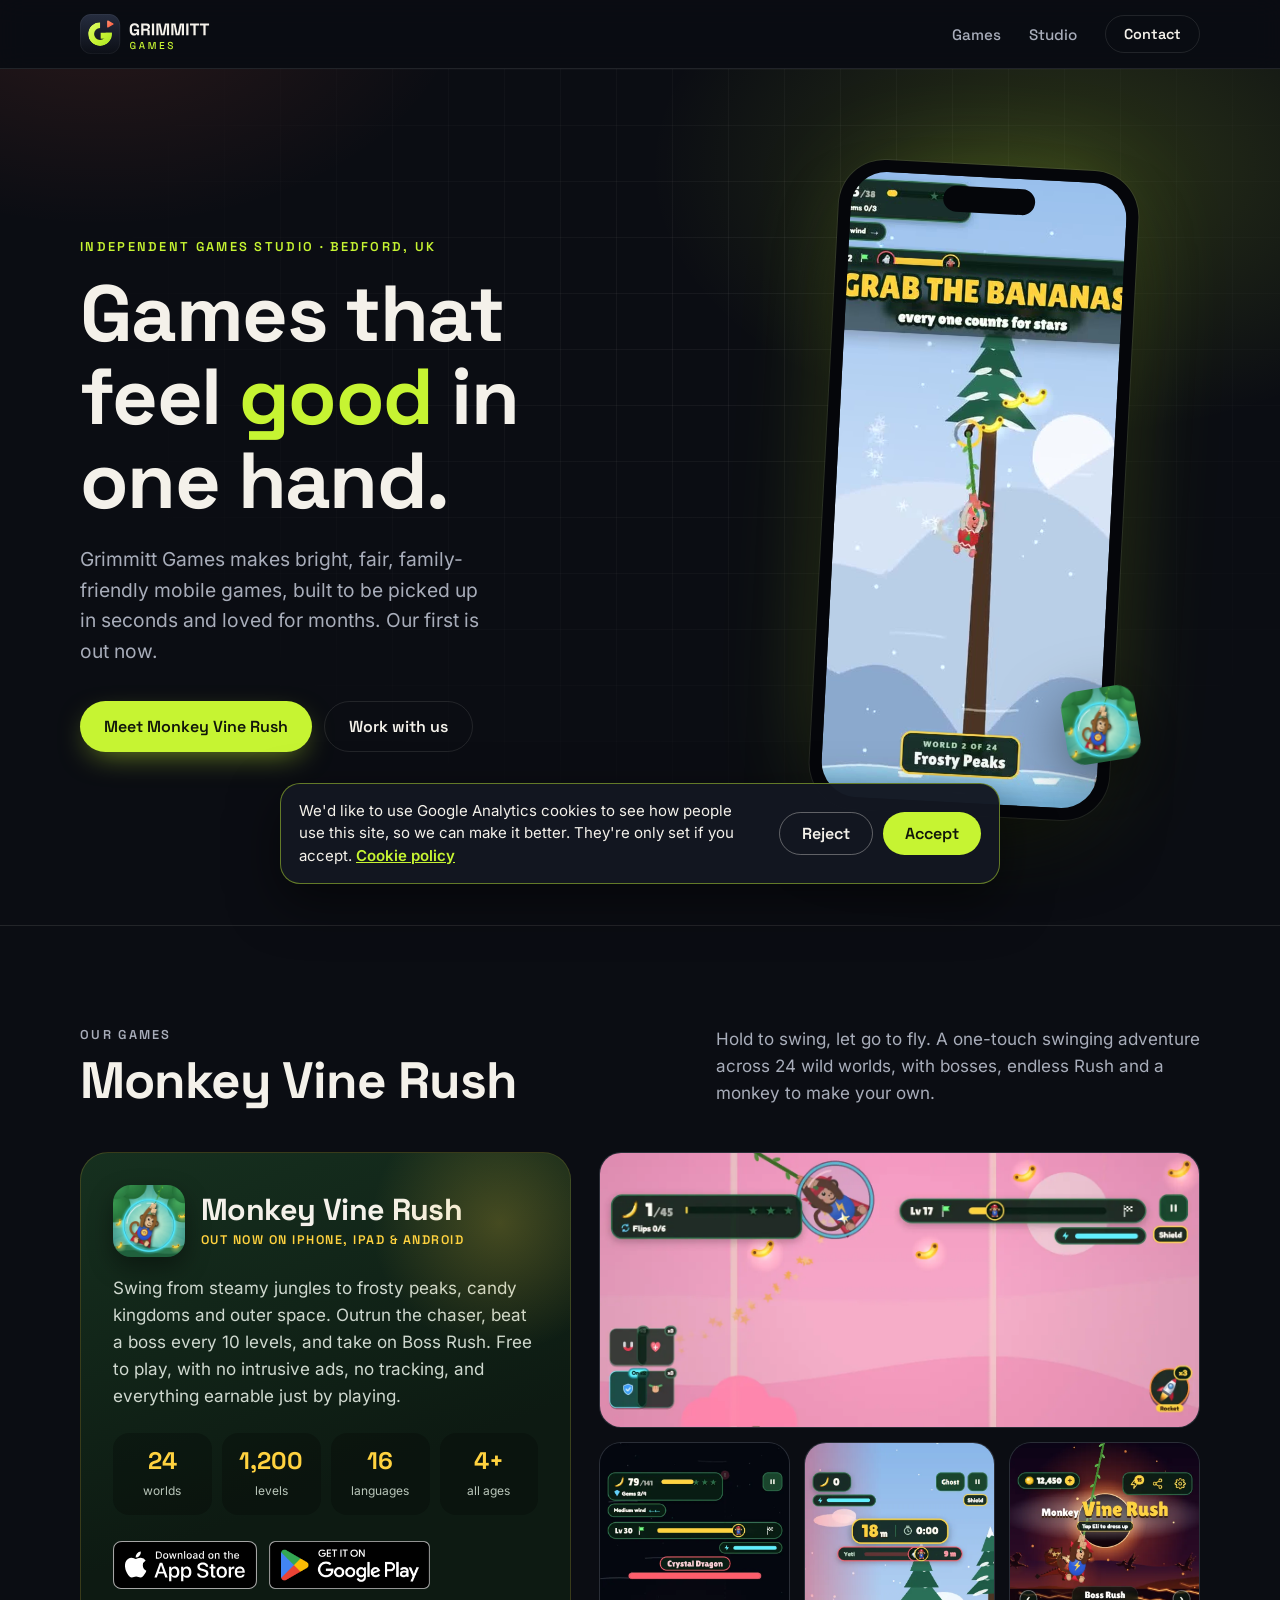
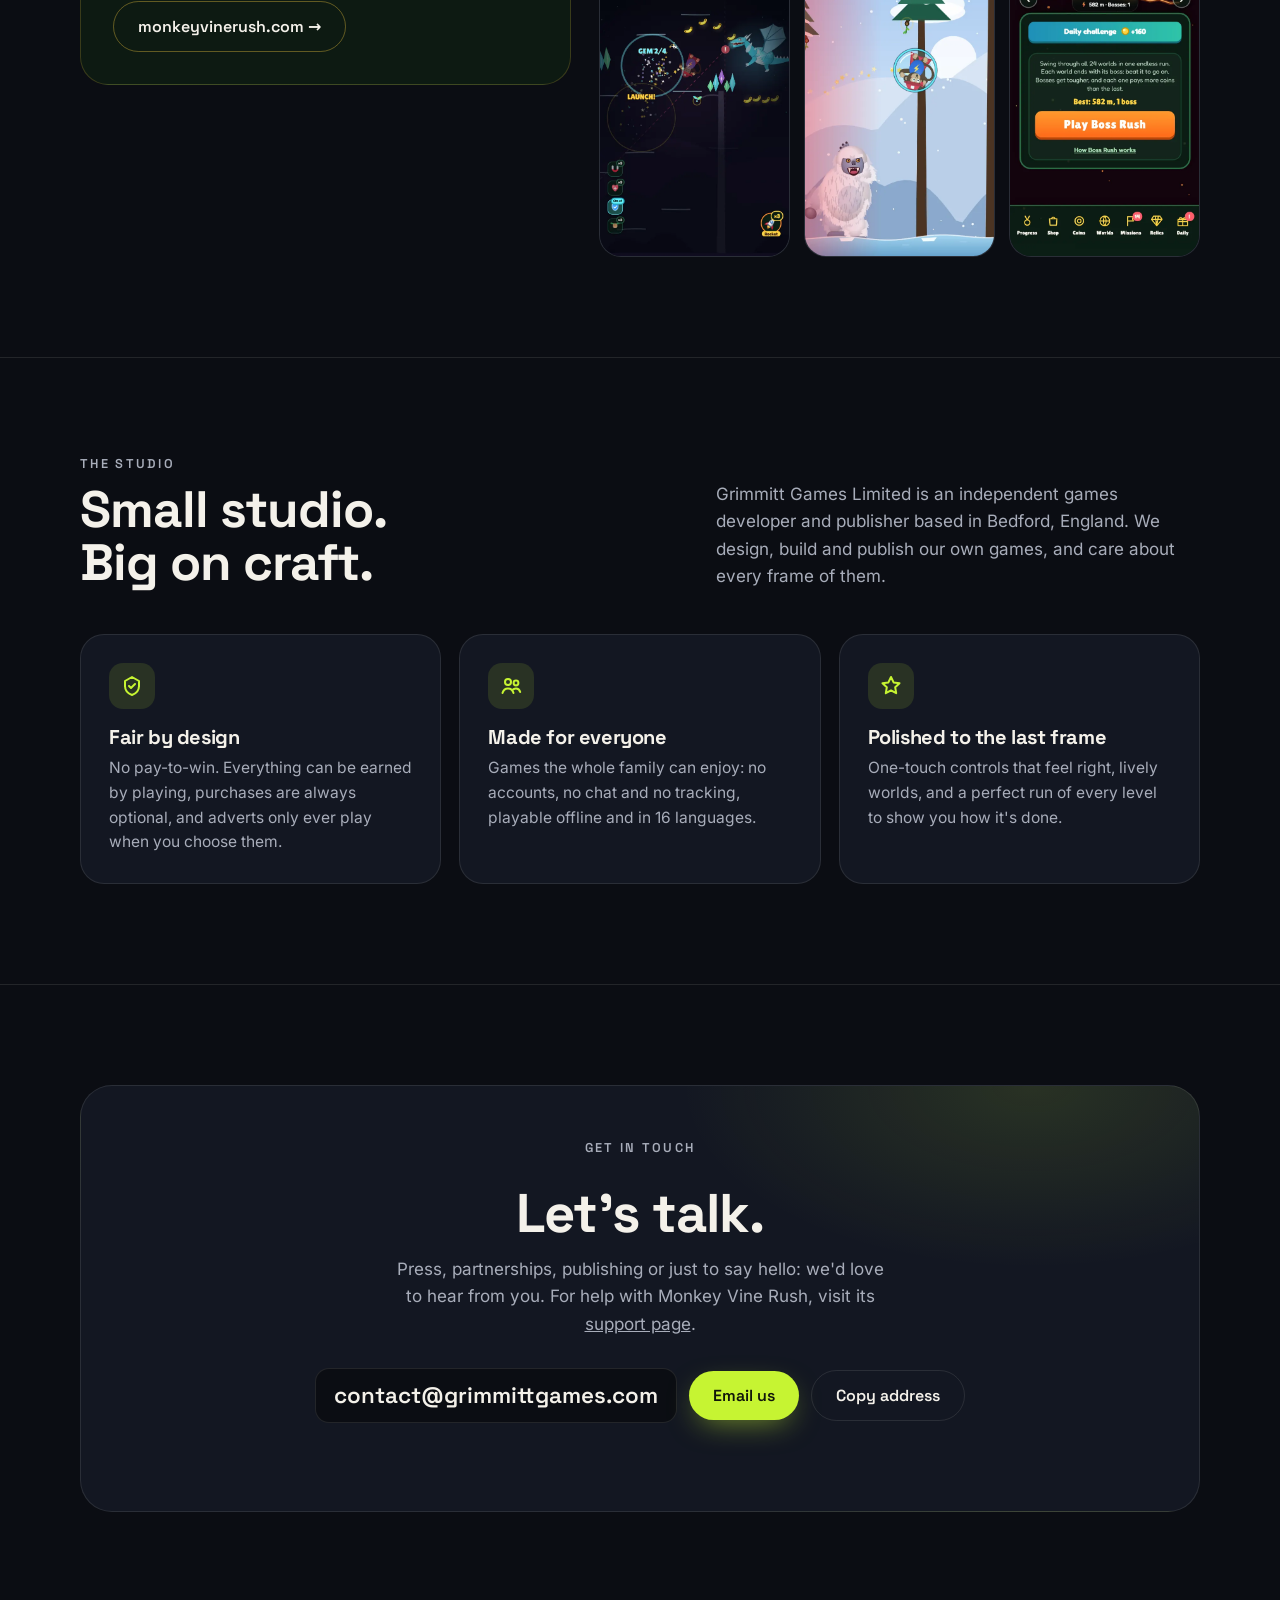
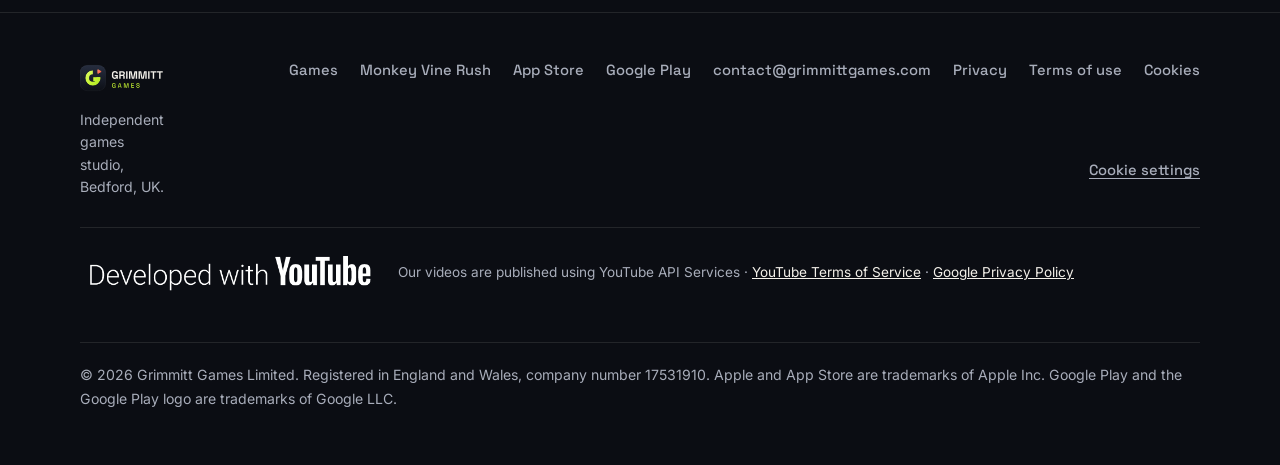
<file: index.html>
<!doctype html>
<html lang="en-GB">
<head>
<meta charset="utf-8">
<meta name="viewport" content="width=device-width, initial-scale=1, viewport-fit=cover">
<title>Grimmitt Games · Independent games studio</title>
<meta name="description" content="Grimmitt Games is an independent UK games studio making bright, fair, family-friendly mobile games. Our first game, Monkey Vine Rush, is out now on iPhone, iPad and Android.">
<meta name="theme-color" content="#0b0d13">
<link rel="canonical" href="https://www.grimmittgames.com/">
<link rel="icon" href="/img/mark.svg" type="image/svg+xml">
<link rel="icon" href="/img/mark-192.png" type="image/png" sizes="192x192">
<link rel="apple-touch-icon" href="/img/mark-180.png">
<meta property="og:type" content="website">
<meta property="og:title" content="Grimmitt Games">
<meta property="og:description" content="Independent UK games studio. Makers of Monkey Vine Rush.">
<meta property="og:image" content="https://www.grimmittgames.com/img/og.png">
<meta property="og:url" content="https://www.grimmittgames.com/">
<meta name="twitter:card" content="summary_large_image">
<link rel="preload" href="/fonts/SpaceGrotesk.woff2" as="font" type="font/woff2" crossorigin>
<link rel="stylesheet" href="/assets/site.css">
<script type="application/ld+json">{"@context":"https://schema.org","@type":"Organization","name":"Grimmitt Games Limited","url":"https://www.grimmittgames.com/","logo":"https://www.grimmittgames.com/img/mark-192.png","email":"contact@grimmittgames.com","sameAs":["https://monkeyvinerush.com/"]}</script>
<script src="/assets/consent.js"></script>
</head>
<body>

<header>
  <div class="wrap">
    <a class="logo" href="/" aria-label="Grimmitt Games home"><img src="/img/logo.svg" alt="Grimmitt Games" width="131" height="40"></a>
    <nav aria-label="Main">
      <a href="#games">Games</a>
      <a href="#studio">Studio</a>
      <a class="btn ghost" href="#contact">Contact</a>
    </nav>
  </div>
</header>

<main>
  <div class="hero">
    <div class="wrap">
      <div>
        <p class="kicker">Independent games studio · Bedford, UK</p>
        <h1>Games that feel <em>good</em> in one hand.</h1>
        <p class="lead">Grimmitt Games makes bright, fair, family-friendly mobile games, built to be picked up in seconds and loved for months. Our first is out now.</p>
        <div class="cta">
          <a class="btn primary" href="#games">Meet Monkey Vine Rush</a>
          <a class="btn ghost" href="#contact">Work with us</a>
        </div>
      </div>
      <div class="phone">
        <video src="/img/mvr/reel.mp4" poster="/img/mvr/reel-poster.jpg" autoplay muted loop playsinline aria-label="Monkey Vine Rush gameplay"></video>
        <img class="float" src="/img/mvr/icon-336.webp" alt="" width="74" height="74">
      </div>
    </div>
  </div>

  <section id="games">
    <div class="wrap">
      <div class="head">
        <div><p class="kicker">Our games</p><h2>Monkey Vine Rush</h2></div>
        <p>Hold to swing, let go to fly. A one-touch swinging adventure across 24 wild worlds, with bosses, endless Rush and a monkey to make your own.</p>
      </div>
      <div class="game">
        <div class="gcard">
          <div class="gtitle"><img src="/img/mvr/icon-336.webp" alt="" width="72" height="72"><div><h3>Monkey Vine Rush</h3><small>Out now on iPhone, iPad &amp; Android</small></div></div>
          <p>Swing from steamy jungles to frosty peaks, candy kingdoms and outer space. Outrun the chaser, beat a boss every 10 levels, and take on Boss Rush. Free to play, with no intrusive ads, no tracking, and everything earnable just by playing.</p>
          <div class="stats">
            <div><b>24</b><span>worlds</span></div>
            <div><b>1,200</b><span>levels</span></div>
            <div><b>16</b><span>languages</span></div>
            <div><b>4+</b><span>all ages</span></div>
          </div>
          <div class="row">
            <a href="https://apps.apple.com/app/id6825472830"><img src="/img/mvr/app-store-badge.svg" alt="Download on the App Store" width="144" height="48"></a>
            <a href="https://play.google.com/store/apps/details?id=com.grimmittgames.monkeyvinerush"><img src="/img/mvr/google-play-badge.png" alt="Get it on Google Play" width="161" height="48"></a>
            <a class="btn ghost" href="https://monkeyvinerush.com/">monkeyvinerush.com →</a>
          </div>
        </div>
        <div class="shots">
          <img class="wide" src="/img/mvr/02-play-land.webp" alt="Swinging through Sunny Shores" loading="lazy">
          <img src="/img/mvr/09-boss.webp" alt="A boss fight" loading="lazy">
          <img src="/img/mvr/03-rush.webp" alt="Endless Rush with the chaser behind" loading="lazy">
          <img src="/img/mvr/11-bossrush-home.webp" alt="The home screen" loading="lazy">
        </div>
      </div>
    </div>
  </section>

  <section id="studio">
    <div class="wrap">
      <div class="head">
        <div><p class="kicker">The studio</p><h2>Small studio. Big on craft.</h2></div>
        <p>Grimmitt Games Limited is an independent games developer and publisher based in Bedford, England. We design, build and publish our own games, and care about every frame of them.</p>
      </div>
      <div class="pillars">
        <div class="pillar"><i><svg viewBox="0 0 24 24" fill="none" stroke="currentColor" stroke-width="2" stroke-linecap="round" stroke-linejoin="round"><path d="M12 3l7 4v5c0 4.5-3 7.5-7 9-4-1.5-7-4.5-7-9V7z"/><path d="M9 12l2 2 4-4"/></svg></i><h3>Fair by design</h3><p>No pay-to-win. Everything can be earned by playing, purchases are always optional, and adverts only ever play when you choose them.</p></div>
        <div class="pillar"><i><svg viewBox="0 0 24 24" fill="none" stroke="currentColor" stroke-width="2" stroke-linecap="round" stroke-linejoin="round"><circle cx="9" cy="8" r="3"/><circle cx="17" cy="9" r="2.4"/><path d="M3.5 19c.8-3 3-4.6 5.5-4.6s4.7 1.6 5.5 4.6M14.5 15.2c.8-.5 1.6-.8 2.5-.8 2 0 3.6 1.3 4.2 3.6"/></svg></i><h3>Made for everyone</h3><p>Games the whole family can enjoy: no accounts, no chat and no tracking, playable offline and in 16 languages.</p></div>
        <div class="pillar"><i><svg viewBox="0 0 24 24" fill="none" stroke="currentColor" stroke-width="2" stroke-linecap="round" stroke-linejoin="round"><path d="M12 3l2.6 5.4 5.9.8-4.3 4.1 1 5.9L12 16.4 6.8 19.2l1-5.9L3.5 9.2l5.9-.8z"/></svg></i><h3>Polished to the last frame</h3><p>One-touch controls that feel right, lively worlds, and a perfect run of every level to show you how it's done.</p></div>
      </div>
    </div>
  </section>

  <section id="contact">
    <div class="wrap">
      <div class="contact">
        <p class="kicker">Get in touch</p>
        <h2>Let's talk.</h2>
        <p>Press, partnerships, publishing or just to say hello: we'd love to hear from you. For help with Monkey Vine Rush, visit its <a href="https://monkeyvinerush.com/support/">support page</a>.</p>
        <div class="mail">
          <code id="addr">contact@grimmittgames.com</code>
          <a class="btn primary" href="mailto:contact@grimmittgames.com">Email us</a>
          <button class="btn ghost" type="button" id="copy" style="background:none;cursor:pointer">Copy address</button>
        </div>
        <span class="copied" id="copied" aria-live="polite"></span>
      </div>
    </div>
  </section>
</main>

<footer>
  <div class="wrap">
    <div><img src="/img/logo.svg" alt="Grimmitt Games" width="112" height="34"><div>Independent games studio, Bedford, UK.</div></div>
    <div class="links">
      <a href="#games">Games</a>
      <a href="https://monkeyvinerush.com/">Monkey Vine Rush</a>
      <a href="https://apps.apple.com/app/id6825472830">App Store</a>
      <a href="https://play.google.com/store/apps/details?id=com.grimmittgames.monkeyvinerush">Google Play</a>
      <a href="mailto:contact@grimmittgames.com">contact@grimmittgames.com</a>
      <a href="/privacy/">Privacy</a>
      <a href="/terms/">Terms of use</a>
      <a href="/cookies/">Cookies</a>
      <button type="button" class="cklink" id="ckOpen">Cookie settings</button>
    </div>
    <div class="yt"><a class="ytbadge" href="https://www.youtube.com/" aria-label="YouTube"><img src="/img/youtube/developed-with-youtube-light.png" alt="Developed with YouTube" width="200" height="40"></a><span>Our videos are published using YouTube API Services · <a href="https://www.youtube.com/t/terms">YouTube Terms of Service</a> · <a href="https://policies.google.com/privacy">Google Privacy Policy</a></span></div>
    <p class="legal">© 2026 Grimmitt Games Limited. Registered in England and Wales, company number 17531910. Apple and App Store are trademarks of Apple Inc. Google Play and the Google Play logo are trademarks of Google LLC.</p>
  </div>
</footer>

<script>
document.getElementById('copy').addEventListener('click', () => {
  const t = document.getElementById('addr').textContent, o = document.getElementById('copied');
  const pick = () => { const r = document.createRange(); r.selectNodeContents(document.getElementById('addr')); const s = getSelection(); s.removeAllRanges(); s.addRange(r); o.textContent = 'Selected: press Ctrl+C (or ⌘C) to copy'; };
  try { navigator.clipboard.writeText(t).then(() => { o.textContent = 'Copied to clipboard'; }, pick); } catch (e) { pick(); }
});
</script>
</body>
</html>
</file>
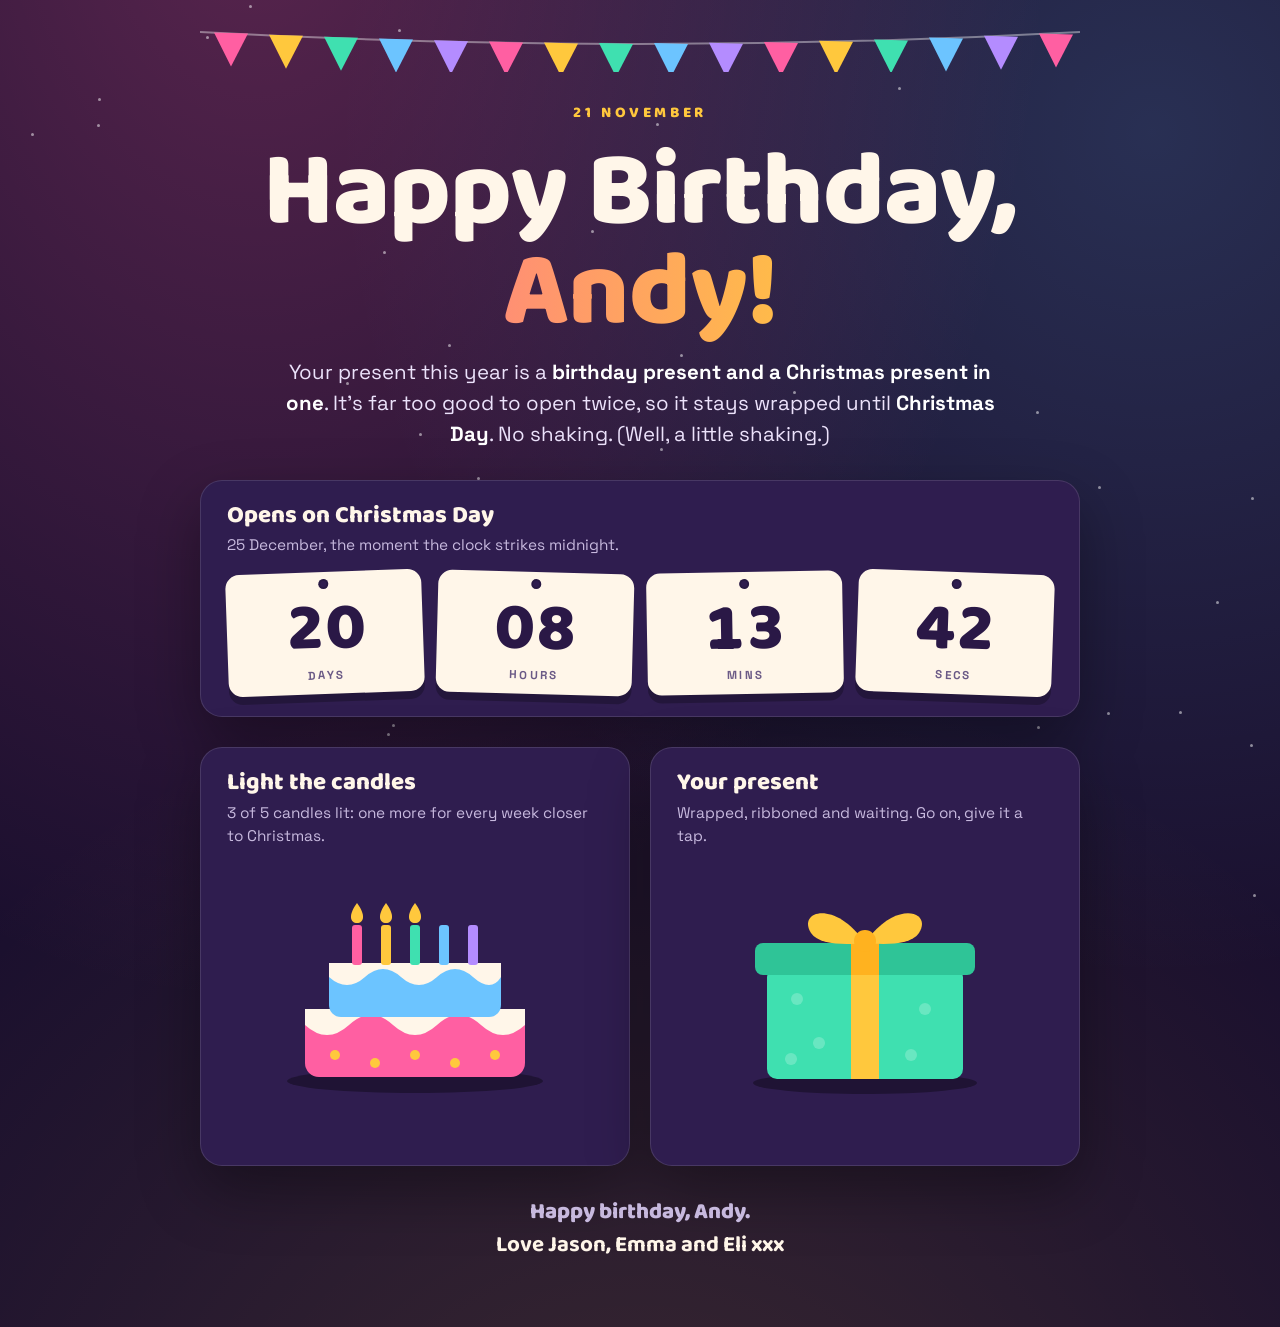
<file: andy/index.html>
<!doctype html>
<html lang="en-GB">
<head>
<meta charset="utf-8">
<meta name="viewport" content="width=device-width, initial-scale=1, viewport-fit=cover">
<title>Happy Birthday, Andy</title>
<meta name="robots" content="noindex, nofollow, noarchive, nosnippet, noimageindex">
<meta name="googlebot" content="noindex, nofollow">
<meta name="theme-color" content="#1a0f2e">
<meta property="og:title" content="Happy Birthday, Andy">
<meta property="og:description" content="Your present is wrapped. It opens on Christmas Day.">
<link rel="icon" href="/img/mark.svg" type="image/svg+xml">
<link rel="preconnect" href="https://fonts.googleapis.com">
<link rel="preconnect" href="https://fonts.gstatic.com" crossorigin>
<link rel="stylesheet" href="https://fonts.googleapis.com/css2?family=Baloo+2:wght@600;800&display=swap">
<style>
/* A birthday party at night: deep plum, balloons and bunting, a cake whose candles light up week by week, a wrapped present.
   Nothing on this page says what the present is: that part is encrypted until Christmas Day. */
@font-face{font-family:'Space Grotesk';src:url('/fonts/SpaceGrotesk.woff2') format('woff2');font-weight:300 700;font-display:swap}
:root{
  --night:#1a0f2e; --plum:#2a1846; --card:#2f1d4f; --line:rgba(255,255,255,.12); --cream:#fff6e9; --muted:#c7b9de;
  --pink:#ff5fa2; --gold:#ffc83d; --mint:#3fe0b0; --sky:#6cc4ff;
  --display:'Baloo 2', 'Trebuchet MS', system-ui, sans-serif; --body:'Space Grotesk', system-ui, -apple-system, 'Segoe UI', sans-serif;
  color-scheme:dark;
}
*{box-sizing:border-box}
html,body{margin:0}
html{overflow-x:clip}
body{background:var(--night);color:var(--cream);font-family:var(--body);font-size:17px;line-height:1.5;min-height:100vh;overflow-x:hidden;
  padding-left:max(16px, env(safe-area-inset-left, 0px));padding-right:max(16px, env(safe-area-inset-right, 0px));
  background-image:radial-gradient(ellipse at 20% -10%, rgba(255,95,162,.28), transparent 55%), radial-gradient(ellipse at 90% 10%, rgba(108,196,255,.18), transparent 50%),
    radial-gradient(circle at 50% 120%, rgba(255,200,61,.14), transparent 55%);}
/* stars and floating balloons behind everything */
.sky{position:fixed;inset:0;pointer-events:none;overflow:hidden;z-index:0}
.sky .star{position:absolute;width:3px;height:3px;border-radius:50%;background:#fff;opacity:.5;animation:twinkle 3s ease-in-out infinite}
@keyframes twinkle{50%{opacity:.08}}
.sky .bal{position:absolute;bottom:-160px;width:60px;animation:rise linear infinite}
@keyframes rise{to{transform:translateY(calc(-100vh - 260px)) translateX(var(--drift,30px)) rotate(var(--rot,6deg))}}
main{position:relative;z-index:1;max-width:880px;margin:0 auto;padding-block:26px 64px;display:grid;gap:30px}
.bunting{display:block;width:100%;height:46px}
.kicker{font-family:var(--display);font-weight:800;letter-spacing:.24em;text-transform:uppercase;color:var(--gold);font-size:.95rem;margin:0;text-align:center}
h1{font-family:var(--display);font-weight:800;font-size:clamp(3rem,12vw,6.6rem);line-height:.95;margin:4px 0 0;text-align:center;text-wrap:balance;letter-spacing:-.01em}
h1 .name{display:block;background:linear-gradient(90deg,var(--pink),var(--gold),var(--mint),var(--sky),var(--pink));background-size:300% 100%;-webkit-background-clip:text;background-clip:text;color:transparent;animation:shimmer 6s linear infinite}
@keyframes shimmer{to{background-position:300% 0}}
.lead{font-size:clamp(1.05rem,2.6vw,1.28rem);max-width:56ch;margin:0 auto;text-align:center;color:#ece2fb}
.lead b{color:#fff}
.card{background:var(--card);border:1px solid var(--line);border-radius:22px;padding:22px clamp(14px,3vw,26px);box-shadow:0 24px 60px rgba(0,0,0,.35)}
.card h2{margin:0;font-family:var(--display);font-weight:800;font-size:1.5rem;line-height:1.1}
.card p{margin:4px 0 0;color:var(--muted);font-size:.96rem}
/* the countdown, on gift tags */
.digits{display:grid;grid-template-columns:repeat(4,minmax(0,1fr));gap:clamp(6px,2vw,14px);margin-top:16px}
.tagd{position:relative;background:var(--cream);color:#2a1846;border-radius:14px;padding:16px 4px 10px;text-align:center;min-width:0;box-shadow:0 8px 0 rgba(0,0,0,.25)}
.tagd::before{content:"";position:absolute;top:7px;left:50%;width:10px;height:10px;margin-left:-5px;border-radius:50%;background:var(--card);box-shadow:inset 0 0 0 2px rgba(0,0,0,.15)}
.tagd b{display:block;font-family:var(--display);font-weight:800;font-size:clamp(2.2rem,9vw,4.2rem);line-height:1;margin-top:8px;font-variant-numeric:tabular-nums}
.tagd small{display:block;margin-top:4px;font-size:.72rem;letter-spacing:.2em;text-transform:uppercase;font-weight:700;color:#6b5a86}
.tagd:nth-child(1){transform:rotate(-2deg)} .tagd:nth-child(2){transform:rotate(1.5deg)} .tagd:nth-child(3){transform:rotate(-1deg)} .tagd:nth-child(4){transform:rotate(2deg)}
.two{display:grid;grid-template-columns:minmax(0,1fr) minmax(0,1fr);gap:20px}
@media (max-width:700px){ .two{grid-template-columns:1fr} }
.cake,.gift{display:block;width:100%;max-width:300px;height:auto;margin:12px auto 0}
.flame{transform-origin:50% 100%;transform-box:fill-box;animation:flick .9s ease-in-out infinite alternate}
@keyframes flick{to{transform:scaleY(1.18) scaleX(.86) rotate(3deg)}}
.flame.off{display:none}
.giftbtn{display:block;width:100%;background:none;border:0;padding:0;cursor:pointer;-webkit-tap-highlight-color:transparent}
.giftbtn:focus-visible{outline:3px solid var(--gold);outline-offset:6px;border-radius:14px}
.giftbtn.wobble .gift{animation:wobble .55s}
@keyframes wobble{20%{transform:rotate(-6deg)}40%{transform:rotate(5deg)}60%{transform:rotate(-3deg)}80%{transform:rotate(2deg)}}
.say{min-height:2.6em;margin:8px 0 0;text-align:center;font-family:var(--display);font-weight:600;font-size:1.15rem;color:var(--gold)}
#lid{transition:transform 1.1s cubic-bezier(.2,.8,.2,1),opacity 1.1s}
body.opening #lid{transform:translate(40px,-260px) rotate(28deg);opacity:0}
.sign{font-family:var(--display);font-weight:800;font-size:1.4rem;text-align:center;margin:0;color:var(--muted)}
.sign b{color:var(--cream)}
/* midnight: waiting for the present to arrive */
.unwrap{display:none;text-align:center;gap:12px}
.unwrap .spin{width:54px;height:54px;margin:0 auto;border-radius:50%;border:5px solid rgba(255,255,255,.15);border-top-color:var(--pink);animation:spin 1s linear infinite}
@keyframes spin{to{transform:rotate(360deg)}}
.unwrap h2{font-family:var(--display);font-weight:800;font-size:clamp(2rem,7vw,3.4rem);margin:0;line-height:1}
body.waiting .unwrap{display:grid} body.waiting .before{display:none!important}
#after{display:none} body.revealed #after{display:block} body.revealed .before{display:none!important}
#confetti{position:fixed;inset:0;pointer-events:none;z-index:5}
.err{color:#ffb3c7;text-align:center;margin:0}
@media (prefers-reduced-motion:reduce){ .sky{display:none} .flame,h1 .name,.unwrap .spin{animation:none} .giftbtn.wobble .gift{animation:none} }
</style>
</head>
<body>
<div class="sky" aria-hidden="true"></div>
<canvas id="confetti" aria-hidden="true"></canvas>
<main>
  <svg class="bunting before" viewBox="0 0 880 46" preserveAspectRatio="none" aria-hidden="true" id="bunting"></svg>

  <section class="before" style="display:grid;gap:14px">
    <p class="kicker">21 November</p>
    <h1>Happy Birthday,<span class="name">Andy!</span></h1>
    <p class="lead">Your present this year is a <b>birthday present and a Christmas present in one</b>. It's far too good to open twice, so it stays wrapped until <b>Christmas Day</b>. No shaking. (Well, a little shaking.)</p>
  </section>

  <section class="card before" aria-label="Countdown to Christmas Day">
    <h2>Opens on Christmas Day</h2>
    <p>25 December, the moment the clock strikes midnight.</p>
    <div class="digits" role="timer" aria-live="off">
      <div class="tagd"><b id="dd">--</b><small>Days</small></div>
      <div class="tagd"><b id="hh">--</b><small>Hours</small></div>
      <div class="tagd"><b id="mm">--</b><small>Mins</small></div>
      <div class="tagd"><b id="ss">--</b><small>Secs</small></div>
    </div>
  </section>

  <section class="two before">
    <div class="card">
      <h2>Light the candles</h2>
      <p id="candleCap">A candle lights for every week closer to Christmas.</p>
      <svg class="cake" viewBox="0 0 300 240" role="img" aria-label="A birthday cake with five candles">
        <ellipse cx="150" cy="222" rx="128" ry="12" fill="#000" opacity=".35"/>
        <rect x="40" y="150" width="220" height="68" rx="14" fill="#ff5fa2"/>
        <path d="M40 166 Q62 186 84 166 T128 166 T172 166 T216 166 T260 166 V150 H40 Z" fill="#fff6e9"/>
        <rect x="64" y="104" width="172" height="54" rx="12" fill="#6cc4ff"/>
        <path d="M64 118 Q82 134 100 118 T136 118 T172 118 T208 118 T236 118 V104 H64 Z" fill="#fff6e9"/>
        <g fill="#ffc83d"><circle cx="70" cy="196" r="5"/><circle cx="110" cy="204" r="5"/><circle cx="150" cy="196" r="5"/><circle cx="190" cy="204" r="5"/><circle cx="230" cy="196" r="5"/></g>
        <g id="candles"></g>
      </svg>
    </div>
    <div class="card">
      <h2>Your present</h2>
      <p>Wrapped, ribboned and waiting. Go on, give it a tap.</p>
      <button class="giftbtn" id="giftBtn" type="button" aria-label="Your wrapped present: tap it">
        <svg class="gift" viewBox="0 0 300 240" aria-hidden="true">
          <ellipse cx="150" cy="224" rx="112" ry="11" fill="#000" opacity=".35"/>
          <rect x="52" y="108" width="196" height="112" rx="10" fill="#3fe0b0"/>
          <rect x="136" y="108" width="28" height="112" fill="#ffc83d"/>
          <g fill="#ffffff" opacity=".22"><circle cx="82" cy="140" r="6"/><circle cx="104" cy="184" r="6"/><circle cx="210" cy="150" r="6"/><circle cx="196" cy="196" r="6"/><circle cx="76" cy="200" r="6"/></g>
          <g id="lid">
            <rect x="40" y="84" width="220" height="32" rx="8" fill="#2fc497"/>
            <rect x="136" y="84" width="28" height="32" fill="#ffb21f"/>
            <path d="M150 84 C120 40 82 52 96 74 C104 86 130 86 150 84 Z" fill="#ffc83d"/>
            <path d="M150 84 C180 40 218 52 204 74 C196 86 170 86 150 84 Z" fill="#ffc83d"/>
            <circle cx="150" cy="82" r="11" fill="#ffb21f"/>
          </g>
        </svg>
      </button>
      <p class="say" id="say" aria-live="polite"></p>
    </div>
  </section>

  <p class="sign before">Happy birthday, Andy.<br><b>Love Jason, Emma and Eli xxx</b></p>

  <section class="unwrap" aria-live="polite">
    <div class="spin" aria-hidden="true"></div>
    <h2>It's Christmas Day!</h2>
    <p class="lead">Your present is on its way to this page: it can take a few minutes. Keep this page open and it will unwrap itself.</p>
  </section>

  <div id="after" aria-live="polite"></div>
  <p class="err" id="err" hidden></p>
</main>

<script>
(() => {
  // midnight on Christmas Day, UK time (GMT in December); the candles count the weeks from the birthday
  const START = Date.UTC(2026, 10, 21), TARGET = Date.UTC(2026, 11, 25);
  const $ = id => document.getElementById(id), pad = n => String(n).padStart(2, '0');
  const reduce = matchMedia('(prefers-reduced-motion: reduce)').matches;
  const COLS = ['#ff5fa2', '#ffc83d', '#3fe0b0', '#6cc4ff', '#b48cff'];
  // stars, balloons and bunting
  { const sky = document.querySelector('.sky');
    for (let i = 0; i < 40; i++){ const s = document.createElement('i'); s.className = 'star'; s.style.left = Math.random()*100 + '%'; s.style.top = Math.random()*100 + '%'; s.style.animationDelay = (-Math.random()*3) + 's'; sky.appendChild(s); }
    if (!reduce) for (let i = 0; i < 9; i++){ const c = COLS[i % COLS.length], d = document.createElement('div'); d.className = 'bal';
      d.innerHTML = `<svg viewBox="0 0 60 130" width="60" height="130"><path d="M30 84 C28 96 34 106 30 128" stroke="rgba(255,255,255,.5)" stroke-width="1.5" fill="none"/><ellipse cx="30" cy="40" rx="26" ry="34" fill="${c}"/><ellipse cx="21" cy="26" rx="6" ry="10" fill="#fff" opacity=".35"/><path d="M26 74 L34 74 L30 82 Z" fill="${c}"/></svg>`;
      d.style.left = (4 + Math.random()*90) + '%'; d.style.animationDuration = (16 + Math.random()*14) + 's'; d.style.animationDelay = (-Math.random()*28) + 's';
      d.style.setProperty('--drift', (Math.random()*120 - 60) + 'px'); d.style.setProperty('--rot', (Math.random()*16 - 8) + 'deg'); d.style.opacity = (.55 + Math.random()*.35).toFixed(2); sky.appendChild(d); }
    let g = '<path d="M0 6 Q440 30 880 6" stroke="rgba(255,255,255,.4)" stroke-width="2" fill="none"/>';
    for (let i = 0; i < 16; i++){ const x = 14 + i*55, y = 6 + Math.sin(Math.PI*(x/880))*22*.5; g += `<path d="M${x} ${y.toFixed(1)} L${x + 34} ${(y + 1).toFixed(1)} L${x + 17} ${(y + 34).toFixed(1)} Z" fill="${COLS[i % COLS.length]}"/>`; }
    $('bunting').innerHTML = g; }
  // five candles on the cake
  { let g = ''; for (let i = 0; i < 5; i++){ const x = 92 + i*29; g += `<rect x="${x - 5}" y="66" width="10" height="40" rx="3" fill="${COLS[i]}"/><path class="flame off" id="fl${i}" d="M${x} 44 C${x + 9} 56 ${x + 7} 64 ${x} 64 C${x - 7} 64 ${x - 9} 56 ${x} 44 Z" fill="#ffc83d"/>`; } $('candles').innerHTML = g; }
  // the present: tap it, it wobbles, and it says nothing useful
  const SAYS = ['Nice try.', 'Shaking it won\'t help.', 'Still wrapped.', 'Patience, Andy.', 'Nope. Christmas Day.', 'It\'s not socks. Probably.', 'That tickles.', 'Ask again on the 25th.'];
  let si = 0; const gb = $('giftBtn');
  gb.addEventListener('click', () => { gb.classList.remove('wobble'); void gb.offsetWidth; gb.classList.add('wobble'); $('say').textContent = SAYS[si++ % SAYS.length]; });
  // the countdown
  let timer = null;
  const tick = () => {
    const now = Date.now(), left = TARGET - now;
    if (left <= 0){ clearInterval(timer); unlock(); return; }
    const d = Math.floor(left/864e5), h = Math.floor(left/36e5) % 24, m = Math.floor(left/6e4) % 60, s = Math.floor(left/1e3) % 60;
    $('dd').textContent = d; $('hh').textContent = pad(h); $('mm').textContent = pad(m); $('ss').textContent = pad(s);
    const lit = Math.max(0, Math.min(5, Math.ceil(5 - d/7)));   // a candle for every week closer: all five in the final week
    for (let i = 0; i < 5; i++) $('fl' + i).classList.toggle('off', i >= lit);
    $('candleCap').textContent = lit >= 5 ? 'All five candles are lit. Nearly there.' : lit ? `${lit} of 5 candles lit: one more for every week closer to Christmas.` : 'A candle lights for every week closer to Christmas.';
  };
  // the present itself is encrypted (gift.bin); its key is published at midnight on Christmas Day (key.json). #preview=KEY opens it early.
  const fromHash = () => { const m = /preview=([A-Za-z0-9+/=_%-]+)/.exec(location.hash); return m ? decodeURIComponent(m[1]).replace(/-/g, '+').replace(/_/g, '/') : null; };
  const getKey = async () => { const h = fromHash(); if (h) return h; try { const r = await fetch('key.json?t=' + Date.now(), { cache:'no-store' }); if (r.ok){ const j = await r.json(); return j.k || null; } } catch(e){} return null; };
  const b64 = s => Uint8Array.from(atob(s), c => c.charCodeAt(0));
  let pdfUrl = null, polling = null;
  async function open(key){
    const buf = new Uint8Array(await (await fetch('gift.bin', { cache:'no-store' })).arrayBuffer());
    const k = await crypto.subtle.importKey('raw', b64(key), 'AES-GCM', false, ['decrypt']);
    const plain = await crypto.subtle.decrypt({ name:'AES-GCM', iv:buf.subarray(0, 12) }, k, buf.subarray(12));
    const P = JSON.parse(new TextDecoder().decode(plain));
    pdfUrl = URL.createObjectURL(new Blob([b64(P.pdf)], { type:'application/pdf' }));
    return P;
  }
  async function unlock(){
    const key = await getKey();
    if (!key){ document.body.classList.add('waiting'); if (!polling) polling = setInterval(unlock, 20000); return; }
    clearInterval(polling);
    let P; try { P = await open(key); } catch(e){ document.body.classList.add('waiting'); return; }
    // the lid comes off, confetti, then the present
    document.body.classList.remove('waiting'); confetti();
    const show = () => {
      $('after').innerHTML = P.html; document.body.classList.add('revealed'); window.scrollTo(0, 0);
      const dl = $('dl'); if (dl) dl.addEventListener('click', () => { const a = document.createElement('a'); a.href = pdfUrl; a.download = 'Andy - your present.pdf'; document.body.appendChild(a); a.click(); a.remove(); });
      if (P.js) try { new Function('ctx', P.js)({ reduce }); } catch(e){}   // the present's own sequence, which arrives with it
      const L = document.querySelectorAll('#rvLights span'), go = $('rvGo'); if (go) go.style.visibility = 'hidden';
      setTimeout(() => { L.forEach(e => e.classList.remove('on')); if (go){ go.style.visibility = ''; go.classList.add('show'); } confetti(); }, reduce ? 0 : 1300);
    };
    if (reduce) show(); else { document.body.classList.add('opening'); gb.scrollIntoView({ block:'center', behavior:'smooth' }); setTimeout(show, 1500); }
  }
  function confetti(){
    if (reduce) return; const c = $('confetti'), x = c.getContext('2d'); let W, H; const fit = () => { W = c.width = innerWidth; H = c.height = innerHeight; }; fit(); addEventListener('resize', fit);
    const P = Array.from({ length:200 }, () => ({ x:Math.random()*W, y:-20 - Math.random()*H*.6, vx:(Math.random() - .5)*3, vy:2 + Math.random()*4, s:5 + Math.random()*8, r:Math.random()*6, vr:(Math.random() - .5)*.3, c:COLS[(Math.random()*COLS.length)|0] }));
    const t0 = performance.now();
    const step = t => { x.clearRect(0, 0, W, H); let alive = 0;
      for (const p of P){ p.x += p.vx; p.y += p.vy; p.vy += .03; p.r += p.vr; if (p.y < H + 20) alive++; x.save(); x.translate(p.x, p.y); x.rotate(p.r); x.fillStyle = p.c; x.fillRect(-p.s/2, -p.s/3, p.s, p.s*.66); x.restore(); }
      if (alive && t - t0 < 9000) requestAnimationFrame(step); else x.clearRect(0, 0, W, H); };
    requestAnimationFrame(step);
  }
  // start: Christmas Day already (or a preview link)? open it; otherwise count down
  if (fromHash() || Date.now() >= TARGET) unlock(); else { tick(); timer = setInterval(tick, 1000); }
})();
</script>
</body>
</html>
</file>
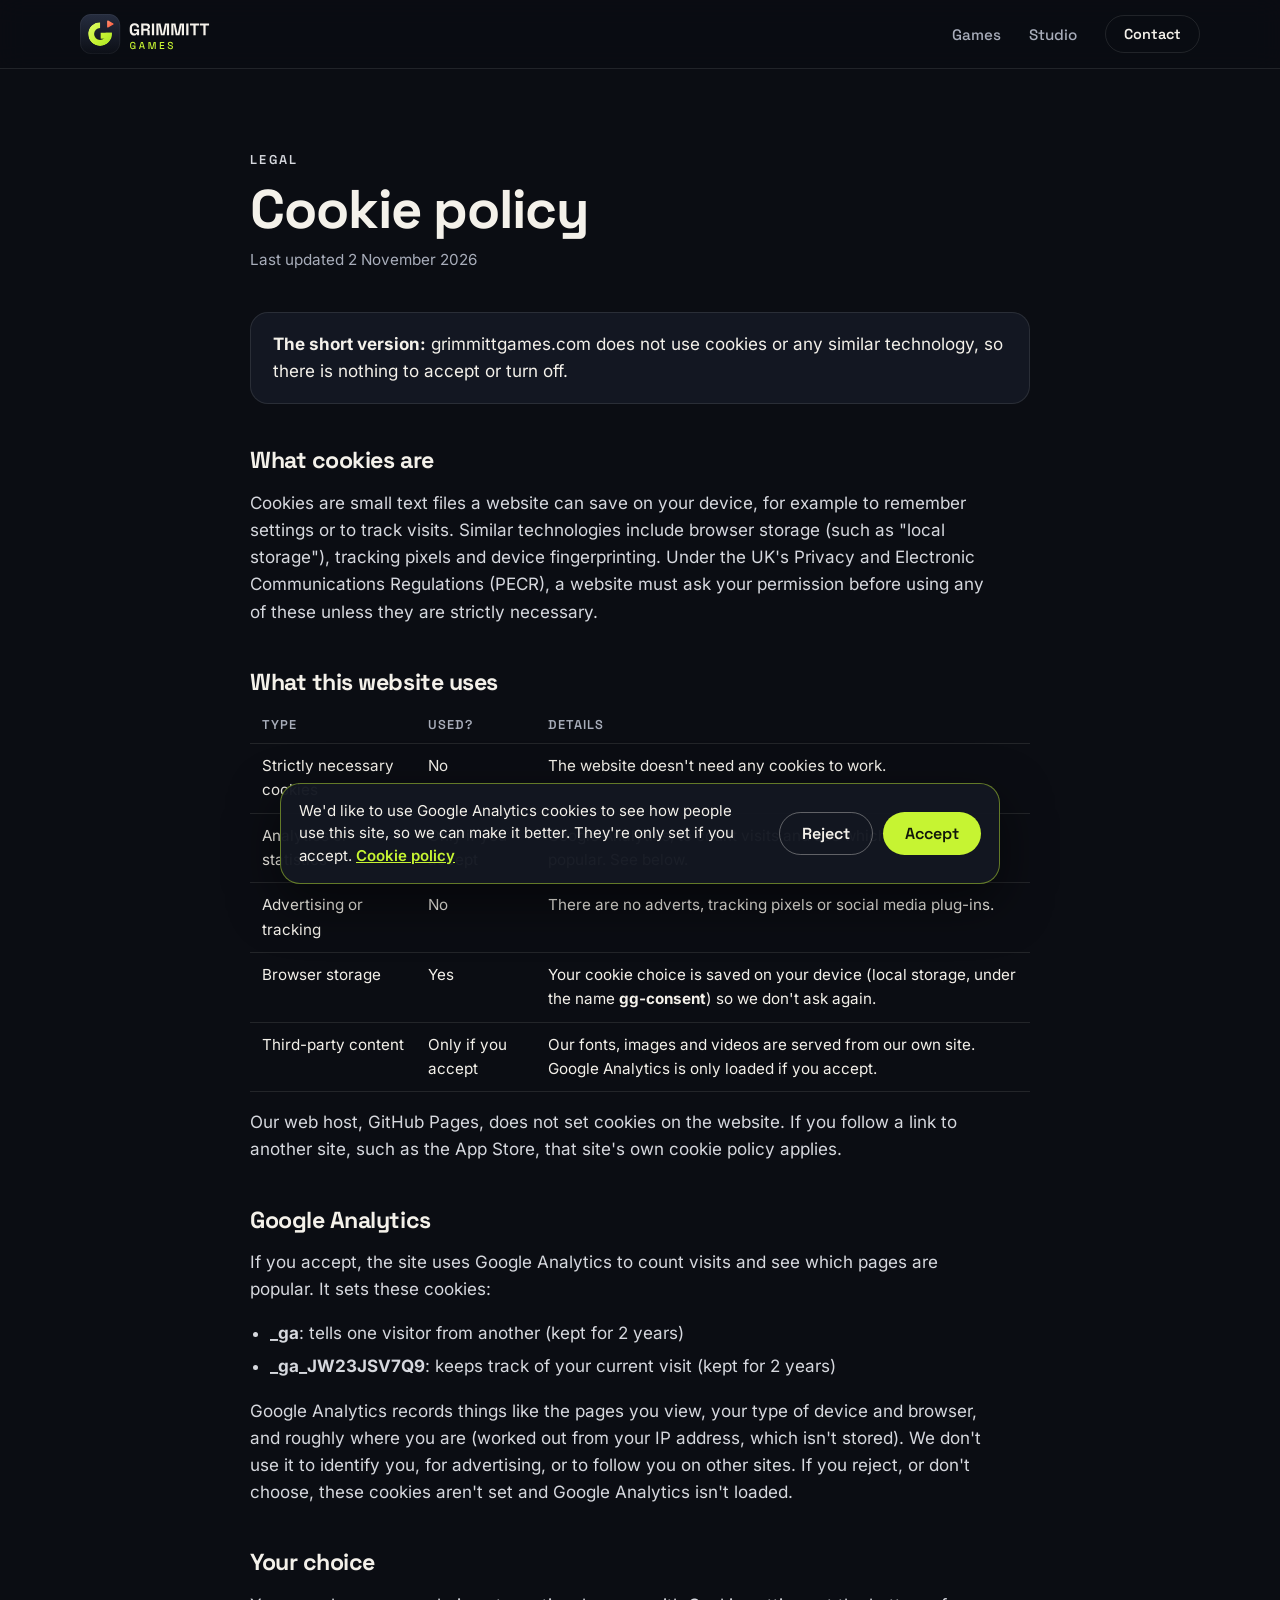
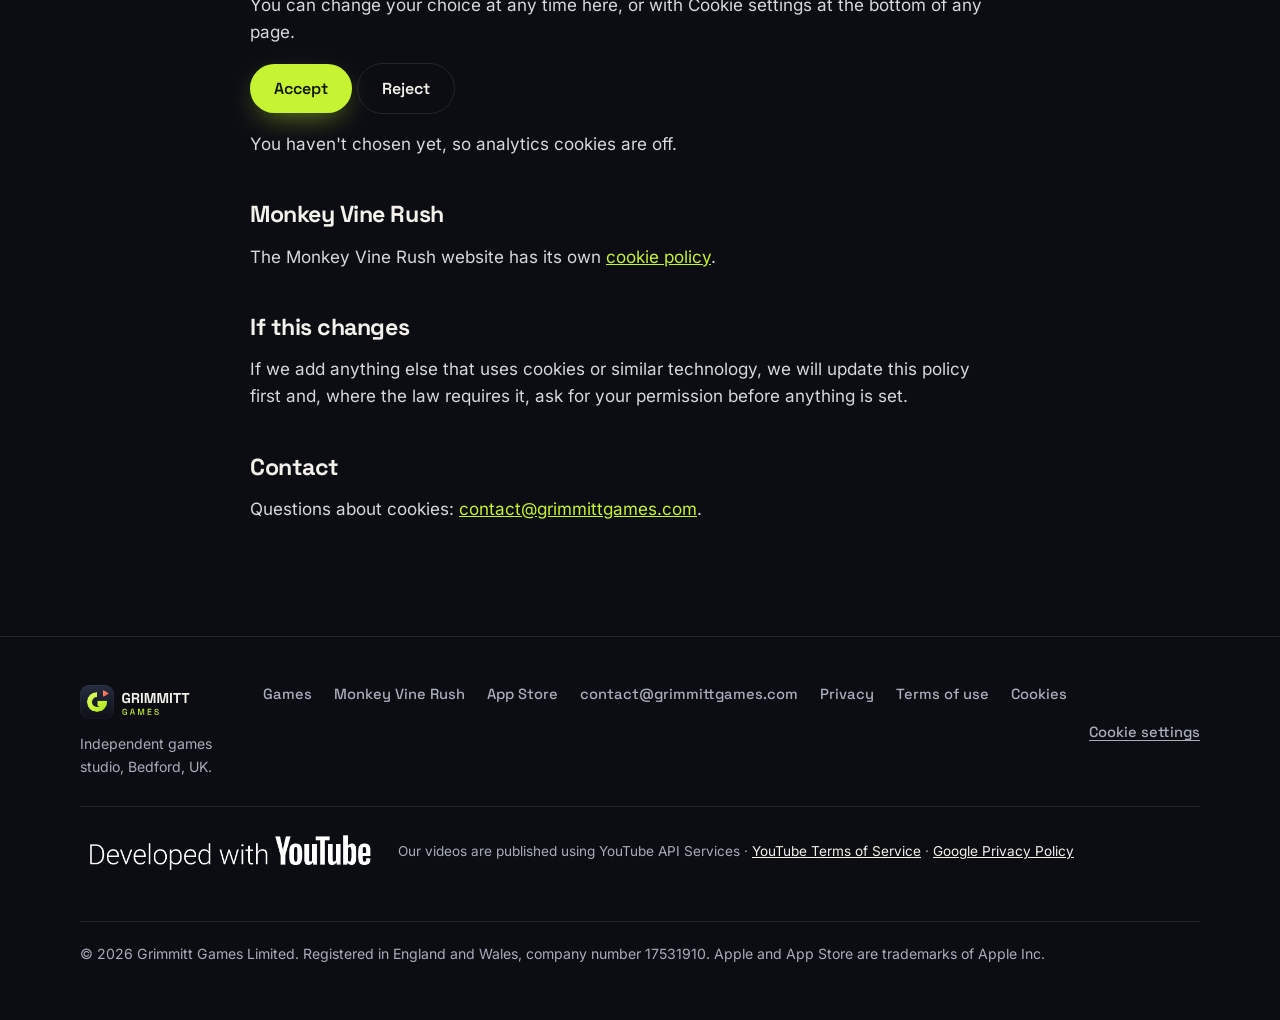
<file: cookies/index.html>
<!doctype html>
<html lang="en-GB">
<head>
<meta charset="utf-8">
<meta name="viewport" content="width=device-width, initial-scale=1, viewport-fit=cover">
<title>Cookie policy · Grimmitt Games</title>
<meta name="description" content="grimmittgames.com sets no cookies.">
<meta name="theme-color" content="#0b0d13">
<link rel="canonical" href="https://www.grimmittgames.com/cookies/">
<link rel="icon" href="/img/mark.svg" type="image/svg+xml">
<link rel="icon" href="/img/mark-192.png" type="image/png" sizes="192x192">
<link rel="apple-touch-icon" href="/img/mark-180.png">
<link rel="preload" href="/fonts/SpaceGrotesk.woff2" as="font" type="font/woff2" crossorigin>
<link rel="stylesheet" href="/assets/site.css">
<script src="/assets/consent.js"></script>
</head>
<body>

<header>
  <div class="wrap">
    <a class="logo" href="/" aria-label="Grimmitt Games home"><img src="/img/logo.svg" alt="Grimmitt Games" width="131" height="40"></a>
    <nav aria-label="Main">
      <a href="/#games">Games</a>
      <a href="/#studio">Studio</a>
      <a class="btn ghost" href="/#contact">Contact</a>
    </nav>
  </div>
</header>

<main class="doc">
  <div class="wrap">
    <p class="kicker">Legal</p>
    <h1>Cookie policy</h1>
    <p class="updated">Last updated 2 November 2026</p>
<div class="box"><strong>The short version:</strong> grimmittgames.com does not use cookies or any similar technology, so there is nothing to accept or turn off.</div>

<h2>What cookies are</h2>
<p>Cookies are small text files a website can save on your device, for example to remember settings or to track visits. Similar technologies include browser storage (such as "local storage"), tracking pixels and device fingerprinting. Under the UK's Privacy and Electronic Communications Regulations (PECR), a website must ask your permission before using any of these unless they are strictly necessary.</p>

<h2>What this website uses</h2>
<div class="tablewrap"><table>
<thead><tr><th>Type</th><th>Used?</th><th>Details</th></tr></thead>
<tbody>
<tr><td>Strictly necessary cookies</td><td>No</td><td>The website doesn't need any cookies to work.</td></tr>
<tr><td>Analytics or statistics</td><td>Only if you accept</td><td>Google Analytics, to count visits and see which pages are popular. See below.</td></tr>
<tr><td>Advertising or tracking</td><td>No</td><td>There are no adverts, tracking pixels or social media plug-ins.</td></tr>
<tr><td>Browser storage</td><td>Yes</td><td>Your cookie choice is saved on your device (local storage, under the name <b>gg-consent</b>) so we don't ask again.</td></tr>
<tr><td>Third-party content</td><td>Only if you accept</td><td>Our fonts, images and videos are served from our own site. Google Analytics is only loaded if you accept.</td></tr>
</tbody></table></div>
<p>Our web host, GitHub Pages, does not set cookies on the website. If you follow a link to another site, such as the App Store, that site's own cookie policy applies.</p>

<h2>Google Analytics</h2>
<p>If you accept, the site uses Google Analytics to count visits and see which pages are popular. It sets these cookies:</p>
<ul><li><b>_ga</b>: tells one visitor from another (kept for 2 years)</li><li><b>_ga_JW23JSV7Q9</b>: keeps track of your current visit (kept for 2 years)</li></ul>
<p>Google Analytics records things like the pages you view, your type of device and browser, and roughly where you are (worked out from your IP address, which isn't stored). We don't use it to identify you, for advertising, or to follow you on other sites. If you reject, or don't choose, these cookies aren't set and Google Analytics isn't loaded.</p>

<h2>Your choice</h2>
<p>You can change your choice at any time here, or with Cookie settings at the bottom of any page.</p>
<p><button type="button" class="btn primary" data-ck="yes" style="border:0;cursor:pointer">Accept</button> <button type="button" class="btn" data-ck="no" style="border:1px solid var(--line);background:none;color:var(--cream);cursor:pointer">Reject</button></p>
<p id="ckNow" data-yes="Your choice: analytics cookies are on." data-no="Your choice: analytics cookies are off." data-none="You haven't chosen yet, so analytics cookies are off."></p>

<h2>Monkey Vine Rush</h2>
<p>The Monkey Vine Rush website has its own <a href="https://monkeyvinerush.com/cookies/">cookie policy</a>.</p>

<h2>If this changes</h2>
<p>If we add anything else that uses cookies or similar technology, we will update this policy first and, where the law requires it, ask for your permission before anything is set.</p>

<h2>Contact</h2>
<p>Questions about cookies: <a href="mailto:contact@grimmittgames.com">contact@grimmittgames.com</a>.</p>
  </div>
</main>

<footer>
  <div class="wrap">
    <div><img src="/img/logo.svg" alt="Grimmitt Games" width="112" height="34"><div>Independent games studio, Bedford, UK.</div></div>
    <div class="links">
      <a href="/#games">Games</a>
      <a href="https://monkeyvinerush.com/">Monkey Vine Rush</a>
      <a href="https://apps.apple.com/app/id6825472830">App Store</a>
      <a href="mailto:contact@grimmittgames.com">contact@grimmittgames.com</a>
      <a href="/privacy/">Privacy</a>
      <a href="/terms/">Terms of use</a>
      <a href="/cookies/" aria-current="page">Cookies</a>
      <button type="button" class="cklink" id="ckOpen">Cookie settings</button>
    </div>
    <div class="yt"><a class="ytbadge" href="https://www.youtube.com/" aria-label="YouTube"><img src="/img/youtube/developed-with-youtube-light.png" alt="Developed with YouTube" width="200" height="40"></a><span>Our videos are published using YouTube API Services · <a href="https://www.youtube.com/t/terms">YouTube Terms of Service</a> · <a href="https://policies.google.com/privacy">Google Privacy Policy</a></span></div>
    <p class="legal">© 2026 Grimmitt Games Limited. Registered in England and Wales, company number 17531910. Apple and App Store are trademarks of Apple Inc.</p>
  </div>
</footer>
</body>
</html>
</file>
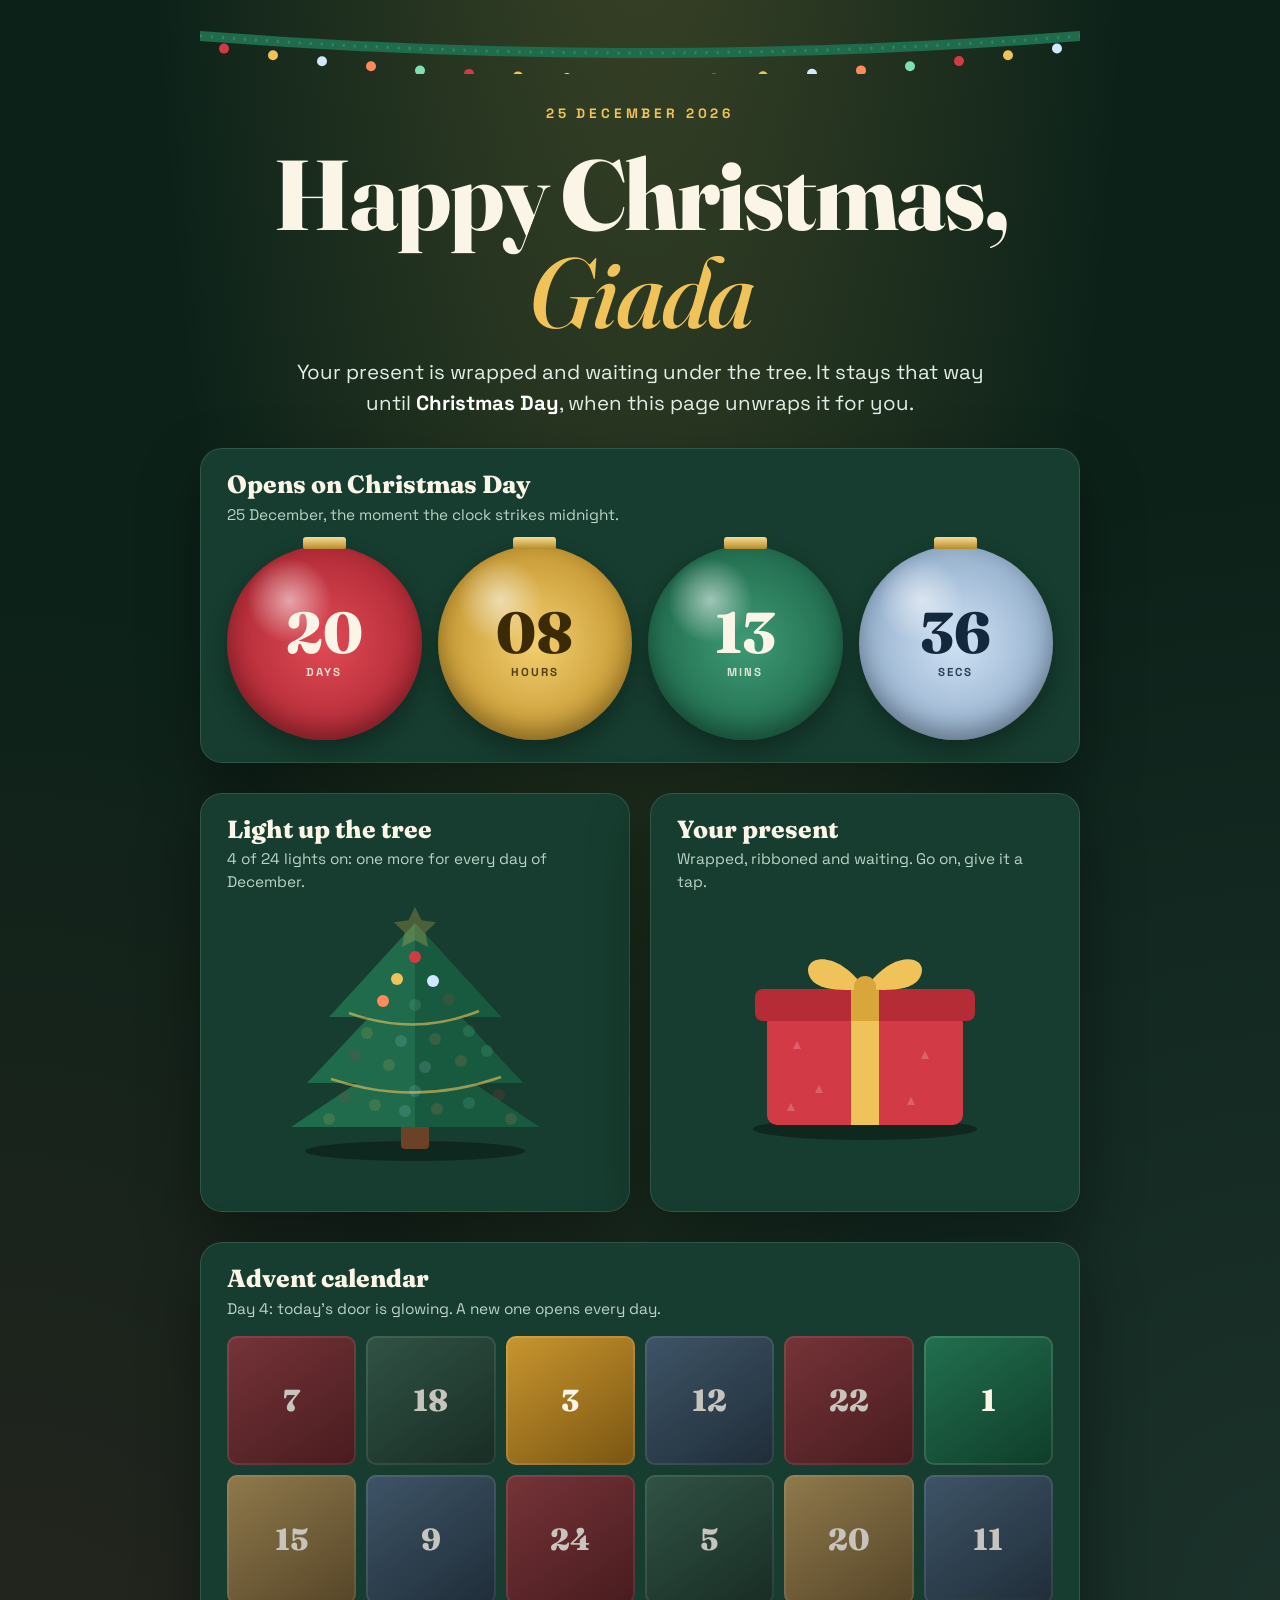
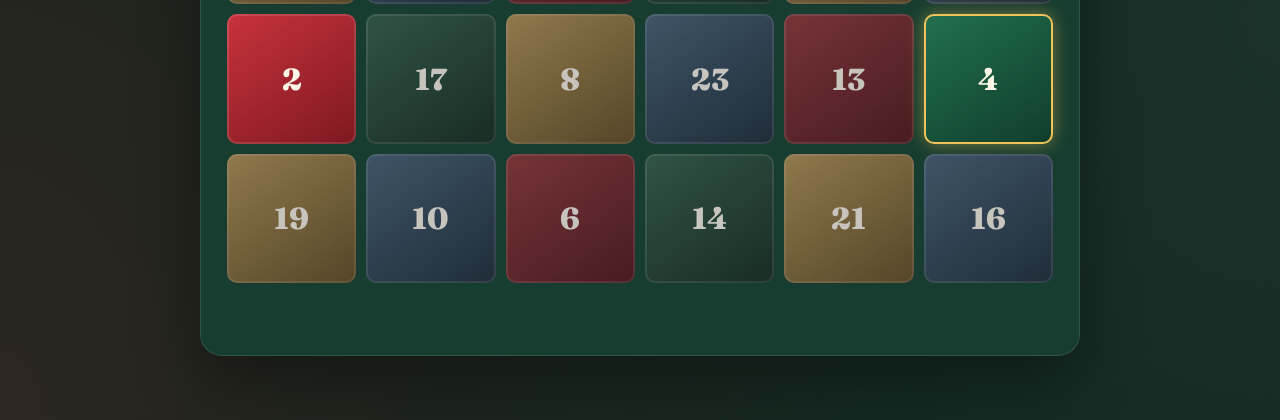
<file: giada/index.html>
<!doctype html>
<html lang="en-GB">
<head>
<meta charset="utf-8">
<meta name="viewport" content="width=device-width, initial-scale=1, viewport-fit=cover">
<title>Happy Christmas, Giada</title>
<meta name="robots" content="noindex, nofollow, noarchive, nosnippet, noimageindex">
<meta name="googlebot" content="noindex, nofollow">
<meta name="theme-color" content="#0c2219">
<meta property="og:title" content="Happy Christmas, Giada">
<meta property="og:description" content="Your present is wrapped. It opens on Christmas Day.">
<link rel="icon" href="/img/mark.svg" type="image/svg+xml">
<link rel="preconnect" href="https://fonts.googleapis.com">
<link rel="preconnect" href="https://fonts.gstatic.com" crossorigin>
<link rel="stylesheet" href="https://fonts.googleapis.com/css2?family=Fraunces:ital,opsz,wght@0,9..144,500;0,9..144,800;1,9..144,500&display=swap">
<style>
/* Christmas Eve indoors: deep pine green, falling snow, a tree whose lights come on day by day through December, a wrapped
   present underneath. Nothing on this page says what the present is: that part is encrypted until Christmas Day. */
@font-face{font-family:'Space Grotesk';src:url('/fonts/SpaceGrotesk.woff2') format('woff2');font-weight:300 700;font-display:swap}
:root{
  --night:#0c2219; --pine:#123327; --card:#163d2f; --line:rgba(255,255,255,.12); --cream:#fbf5e8; --muted:#bcd3c6;
  --berry:#d23a45; --gold:#f0c35a; --ice:#cfe9ff;
  --display:'Fraunces', Georgia, 'Times New Roman', serif; --body:'Space Grotesk', system-ui, -apple-system, 'Segoe UI', sans-serif;
  color-scheme:dark;
}
*{box-sizing:border-box}
html,body{margin:0}
html{overflow-x:clip}
body{background:var(--night);color:var(--cream);font-family:var(--body);font-size:17px;line-height:1.5;min-height:100vh;overflow-x:hidden;
  padding-left:max(16px, env(safe-area-inset-left, 0px));padding-right:max(16px, env(safe-area-inset-right, 0px));
  background-image:radial-gradient(ellipse at 50% -20%, rgba(240,195,90,.22), transparent 55%), radial-gradient(ellipse at 0% 100%, rgba(210,58,69,.16), transparent 50%),
    radial-gradient(ellipse at 100% 80%, rgba(207,233,255,.08), transparent 50%);}
.snow{position:fixed;inset:0;pointer-events:none;overflow:hidden;z-index:0}
.snow i{position:absolute;top:-12px;border-radius:50%;background:#fff;animation:fall linear infinite}
@keyframes fall{to{transform:translate3d(var(--dx,20px), calc(100vh + 24px), 0)}}
main{position:relative;z-index:1;max-width:880px;margin:0 auto;padding-block:30px 64px;display:grid;gap:30px}
.garland{display:block;width:100%;height:44px}
.kicker{font-weight:700;letter-spacing:.28em;text-transform:uppercase;color:var(--gold);font-size:.85rem;margin:0;text-align:center}
h1{font-family:var(--display);font-weight:800;font-size:clamp(2.9rem,11vw,6.2rem);line-height:.98;margin:6px 0 0;text-align:center;text-wrap:balance;letter-spacing:-.02em}
h1 em{display:block;font-style:italic;font-weight:500;color:var(--gold)}
.lead{font-size:clamp(1.05rem,2.6vw,1.28rem);max-width:54ch;margin:0 auto;text-align:center;color:#e3eee7}
.lead b{color:#fff}
.card{background:var(--card);border:1px solid var(--line);border-radius:22px;padding:22px clamp(14px,3vw,26px);box-shadow:0 24px 60px rgba(0,0,0,.35)}
.card h2{margin:0;font-family:var(--display);font-weight:800;font-size:1.55rem;line-height:1.1}
.card p{margin:4px 0 0;color:var(--muted);font-size:.96rem}
/* the countdown, on baubles */
.digits{display:grid;grid-template-columns:repeat(4,minmax(0,1fr));gap:clamp(6px,2vw,16px);margin-top:20px}
.bauble{position:relative;aspect-ratio:1;border-radius:50%;display:grid;place-content:center;text-align:center;min-width:0;
  background:radial-gradient(circle at 32% 28%, rgba(255,255,255,.55), transparent 22%), radial-gradient(circle at 50% 50%, var(--c1), var(--c2));
  box-shadow:inset 0 -10px 22px rgba(0,0,0,.3), 0 10px 22px rgba(0,0,0,.3);animation:sway 5s ease-in-out infinite;transform-origin:50% -14px}
.bauble::before{content:"";position:absolute;top:-9px;left:50%;width:22%;height:12px;margin-left:-11%;border-radius:3px 3px 2px 2px;background:linear-gradient(#f6dc94,#b88a2a)}
.bauble:nth-child(1){--c1:#e04a55;--c2:#9e1e2a} .bauble:nth-child(2){--c1:#f3cf6f;--c2:#b4831c;animation-delay:-1.2s;color:#3b2a05}
.bauble:nth-child(3){--c1:#3e9a74;--c2:#165a40;animation-delay:-2.4s} .bauble:nth-child(4){--c1:#cfe2f5;--c2:#7d9bbb;animation-delay:-3.6s;color:#13283d}
@keyframes sway{50%{transform:rotate(3deg)}}
.bauble b{display:block;font-family:var(--display);font-weight:800;font-size:clamp(1.7rem,7.6vw,3.6rem);line-height:1;font-variant-numeric:tabular-nums}
.bauble small{display:block;margin-top:2px;font-size:clamp(.58rem,1.8vw,.72rem);letter-spacing:.18em;text-transform:uppercase;font-weight:700;opacity:.85}
.two{display:grid;grid-template-columns:minmax(0,1fr) minmax(0,1fr);gap:20px}
@media (max-width:700px){ .two{grid-template-columns:1fr} }
.tree,.gift{display:block;width:100%;max-width:300px;height:auto;margin:12px auto 0}
.bulb{transition:opacity .6s} .bulb.off{opacity:.14}
.bulb.on{animation:glow 2.4s ease-in-out infinite}
@keyframes glow{50%{opacity:.55}}
.giftbtn{display:block;width:100%;background:none;border:0;padding:0;cursor:pointer;-webkit-tap-highlight-color:transparent}
.giftbtn:focus-visible{outline:3px solid var(--gold);outline-offset:6px;border-radius:14px}
.giftbtn.wobble .gift{animation:wobble .55s}
@keyframes wobble{20%{transform:rotate(-6deg)}40%{transform:rotate(5deg)}60%{transform:rotate(-3deg)}80%{transform:rotate(2deg)}}
.say{min-height:2.6em;margin:8px 0 0;text-align:center;font-family:var(--display);font-style:italic;font-size:1.15rem;color:var(--gold)}
#lid{transition:transform 1.1s cubic-bezier(.2,.8,.2,1),opacity 1.1s}
body.opening #lid{transform:translate(40px,-260px) rotate(28deg);opacity:0}
/* advent calendar: 24 doors that swing open on their day */
.adv{display:grid;grid-template-columns:repeat(6,minmax(0,1fr));gap:10px;margin-top:16px}
@media (max-width:620px){ .adv{grid-template-columns:repeat(4,minmax(0,1fr))} }
.door{position:relative;aspect-ratio:1;perspective:600px;border:0;padding:0;background:#0b261b;border-radius:10px;cursor:pointer;color:var(--cream);font:inherit;-webkit-tap-highlight-color:transparent;box-shadow:inset 0 0 0 1px var(--line)}
.door:focus-visible{outline:3px solid var(--gold);outline-offset:3px}
.door .in{position:absolute;inset:0;display:grid;place-content:center}
.door .in svg{width:clamp(22px,5vw,36px);height:auto}
.door .face{position:absolute;inset:0;border-radius:10px;display:grid;place-content:center;transform-origin:0 50%;transition:transform .8s cubic-bezier(.3,.7,.2,1);backface-visibility:hidden;
  background:linear-gradient(145deg,var(--dc),var(--dk));box-shadow:inset 0 0 0 2px rgba(255,255,255,.12)}
.door .face b{font-family:var(--display);font-weight:800;font-size:clamp(1.2rem,4vw,1.9rem);line-height:1}
.door.open .face{transform:rotateY(-105deg)}
.door.locked{cursor:default} .door.locked .face{filter:saturate(.55) brightness(.8)}
.door.today .face{box-shadow:inset 0 0 0 2px var(--gold),0 0 18px rgba(240,195,90,.45);animation:pulse 2s ease-in-out infinite}
@keyframes pulse{50%{box-shadow:inset 0 0 0 2px var(--gold),0 0 4px rgba(240,195,90,.2)}}
.door.nope{animation:wobble .5s}
.advsay{min-height:3em;margin:14px auto 0;max-width:46ch;text-align:center;font-family:var(--display);font-size:1.15rem;line-height:1.35;color:var(--cream)}
.advsay b{display:block;font-style:italic;font-weight:500;color:var(--gold);margin-top:4px;opacity:0;transition:opacity .6s}
.advsay b.on{opacity:1}
/* midnight: waiting for the present to arrive */
.unwrap{display:none;text-align:center;gap:12px}
.unwrap .spin{width:54px;height:54px;margin:0 auto;border-radius:50%;border:5px solid rgba(255,255,255,.15);border-top-color:var(--gold);animation:spin 1s linear infinite}
@keyframes spin{to{transform:rotate(360deg)}}
.unwrap h2{font-family:var(--display);font-weight:800;font-size:clamp(2rem,7vw,3.4rem);margin:0;line-height:1}
body.waiting .unwrap{display:grid} body.waiting .before{display:none!important}
#after{display:none} body.revealed #after{display:block} body.revealed .before{display:none!important}
#confetti{position:fixed;inset:0;pointer-events:none;z-index:5}
@media (prefers-reduced-motion:reduce){ .door .face{transition:none} .door.today .face,.door.nope{animation:none} .snow{display:none} .bauble,.bulb.on,.unwrap .spin{animation:none} .giftbtn.wobble .gift{animation:none} }
</style>
</head>
<body>
<div class="snow" aria-hidden="true"></div>
<canvas id="confetti" aria-hidden="true"></canvas>
<main>
  <svg class="garland before" viewBox="0 0 880 44" preserveAspectRatio="none" aria-hidden="true" id="garland"></svg>

  <section class="before" style="display:grid;gap:16px">
    <p class="kicker">25 December 2026</p>
    <h1>Happy Christmas,<em>Giada</em></h1>
    <p class="lead">Your present is wrapped and waiting under the tree. It stays that way until <b>Christmas Day</b>, when this page unwraps it for you.</p>
  </section>

  <section class="card before" aria-label="Countdown to Christmas Day">
    <h2>Opens on Christmas Day</h2>
    <p>25 December, the moment the clock strikes midnight.</p>
    <div class="digits" role="timer" aria-live="off">
      <div class="bauble"><b id="dd">--</b><small>Days</small></div>
      <div class="bauble"><b id="hh">--</b><small>Hours</small></div>
      <div class="bauble"><b id="mm">--</b><small>Mins</small></div>
      <div class="bauble"><b id="ss">--</b><small>Secs</small></div>
    </div>
  </section>

  <section class="two before">
    <div class="card">
      <h2>Light up the tree</h2>
      <p id="treeCap">A light comes on for every day of December.</p>
      <svg class="tree" viewBox="0 0 300 260" role="img" aria-label="A Christmas tree whose lights come on day by day">
        <ellipse cx="150" cy="246" rx="110" ry="10" fill="#000" opacity=".35"/>
        <rect x="136" y="214" width="28" height="30" rx="4" fill="#6b4226"/>
        <path d="M150 18 L236 112 H196 L258 178 H208 L274 222 H26 L92 178 H42 L104 112 H64 Z" fill="#1f6b4c"/>
        <path d="M150 18 L236 112 H196 L258 178 H208 L274 222 H150 Z" fill="#185a3f"/>
        <path d="M84 108 Q150 132 214 106 M66 174 Q150 202 236 172" stroke="#f0c35a" stroke-width="2.5" fill="none" opacity=".6"/>
        <g id="bulbs"></g>
        <path id="star" d="M150 2 l6.5 13.2 14.6 2.1-10.6 10.3 2.5 14.5L150 35.3l-13 6.8 2.5-14.5-10.6-10.3 14.6-2.1Z" fill="#f0c35a" opacity=".25"/>
      </svg>
    </div>
    <div class="card">
      <h2>Your present</h2>
      <p>Wrapped, ribboned and waiting. Go on, give it a tap.</p>
      <button class="giftbtn" id="giftBtn" type="button" aria-label="Your wrapped present: tap it">
        <svg class="gift" viewBox="0 0 300 240" aria-hidden="true">
          <ellipse cx="150" cy="224" rx="112" ry="11" fill="#000" opacity=".35"/>
          <rect x="52" y="108" width="196" height="112" rx="10" fill="#d23a45"/>
          <rect x="136" y="108" width="28" height="112" fill="#f0c35a"/>
          <g fill="#ffffff" opacity=".2"><path d="M82 136 l4 8 -8 0z"/><path d="M104 180 l4 8 -8 0z"/><path d="M210 146 l4 8 -8 0z"/><path d="M196 192 l4 8 -8 0z"/><path d="M76 198 l4 8 -8 0z"/></g>
          <g id="lid">
            <rect x="40" y="84" width="220" height="32" rx="8" fill="#b52b36"/>
            <rect x="136" y="84" width="28" height="32" fill="#d9a63b"/>
            <path d="M150 84 C120 40 82 52 96 74 C104 86 130 86 150 84 Z" fill="#f0c35a"/>
            <path d="M150 84 C180 40 218 52 204 74 C196 86 170 86 150 84 Z" fill="#f0c35a"/>
            <circle cx="150" cy="82" r="11" fill="#d9a63b"/>
          </g>
        </svg>
      </button>
      <p class="say" id="say" aria-live="polite"></p>
    </div>
  </section>

  <section class="card before" aria-label="Advent calendar">
    <h2>Advent calendar</h2>
    <p id="advCap">A door opens every day from 1 December. Come back each day for the next one.</p>
    <div class="adv" id="adv"></div>
    <p class="advsay" id="advSay" aria-live="polite"></p>
  </section>

  <section class="unwrap" aria-live="polite">
    <div class="spin" aria-hidden="true"></div>
    <h2>It's Christmas Day!</h2>
    <p class="lead">Your present is on its way to this page: it can take a few minutes. Keep this page open and it will unwrap itself.</p>
  </section>

  <div id="after" aria-live="polite"></div>
</main>

<script>
(() => {
  // midnight on Christmas Day, UK time (GMT in December); the tree has a light for each day of December up to the 24th
  const TARGET = Date.UTC(2026, 11, 25);
  const $ = id => document.getElementById(id), pad = n => String(n).padStart(2, '0');
  const reduce = matchMedia('(prefers-reduced-motion: reduce)').matches;
  const COLS = ['#d23a45', '#f0c35a', '#cfe9ff', '#ff8a5c', '#7fe0b0'];
  // snow and the garland
  { const sky = document.querySelector('.snow');
    if (!reduce) for (let i = 0; i < 70; i++){ const s = document.createElement('i'), z = Math.random(); s.style.left = Math.random()*100 + '%'; s.style.width = s.style.height = (2 + z*5).toFixed(1) + 'px';
      s.style.opacity = (.35 + z*.55).toFixed(2); s.style.animationDuration = (9 + (1 - z)*14) + 's'; s.style.animationDelay = (-Math.random()*22) + 's'; s.style.setProperty('--dx', (Math.random()*80 - 40) + 'px'); sky.appendChild(s); }
    let g = '<path d="M0 6 Q440 40 880 6" stroke="#1f6b4c" stroke-width="10" stroke-linecap="round" fill="none"/><path d="M0 6 Q440 40 880 6" stroke="#2c8a63" stroke-width="3" stroke-dasharray="2 9" fill="none"/>';
    for (let i = 0; i < 18; i++){ const x = 24 + i*49, t = x/880, y = 6 + 4*t*(1 - t)*34*.5*2; g += `<circle class="bulb on" style="animation-delay:${(-i*.37).toFixed(2)}s" cx="${x}" cy="${(y + 9).toFixed(1)}" r="5" fill="${COLS[i % COLS.length]}"/>`; }
    $('garland').innerHTML = g; }
  // 24 lights on the tree, from the top down
  const SPOTS = [[150,52],[132,74],[168,76],[118,96],[150,100],[184,94],[102,128],[136,136],[170,134],[204,126],[90,150],[124,160],[160,162],[196,156],[222,146],[80,192],[110,200],[140,206],[172,204],[204,198],[234,190],[64,214],[150,186],[246,214]];
  $('bulbs').innerHTML = SPOTS.map(([x, y], i) => `<circle class="bulb off" id="b${i}" cx="${x}" cy="${y}" r="6" fill="${COLS[i % COLS.length]}" style="animation-delay:${(-i*.29).toFixed(2)}s"/>`).join('');
  // the present: tap it, it wobbles, and it says nothing useful
  const SAYS = ['Nice try.', 'Shaking it won\'t help.', 'Still wrapped.', 'Patience, Giada.', 'Not until the 25th.', 'It\'s not socks. Probably.', 'That tickles.', 'The elves say no.'];
  let si = 0; const gb = $('giftBtn');
  gb.addEventListener('click', () => { gb.classList.remove('wobble'); void gb.offsetWidth; gb.classList.add('wobble'); $('say').textContent = SAYS[si++ % SAYS.length]; });
  // advent calendar: door N opens from N December (UK time is UTC in December); opened doors are remembered on this device
  const ADV = [
    ['Why did the snowman look through the carrots?', 'He was picking his nose.'],
    ['What do you call a cat on the beach at Christmas?', 'Sandy Claws.'],
    ['What do elves learn at school?', 'The elf-abet.'],
    ['Why are Christmas trees bad at knitting?', 'They keep dropping their needles.'],
    ['What is a snowman\'s favourite breakfast?', 'Frosted flakes.'],
    ['Who hides in the bakery at Christmas?', 'A mince spy.'],
    ['What do you get if you cross a bell with a skunk?', 'Jingle smells.'],
    ['How does a sheep say Happy Christmas?', 'Fleece Navidad.'],
    ['What is Santa\'s favourite sandwich?', 'Peanut butter and jolly.'],
    ['Why was the turkey in the band?', 'It had the drumsticks.'],
    ['What do reindeer hang on their trees?', 'Horn-aments.'],
    ['What do you call a snowman in July?', 'A puddle.'],
    ['What is green, covered in tinsel and goes ribbit?', 'A mistle-toad.'],
    ['What do angry mice send at Christmas?', 'Cross-mouse cards.'],
    ['Why does Santa go down the chimney?', 'Because it soots him.'],
    ['What do you call Santa when he takes a break?', 'Santa Pause.'],
    ['What carol do they sing in the desert?', 'O Camel Ye Faithful.'],
    ['What did one bauble say to the other?', 'Fancy hanging out?'],
    ['Why is everyone so cold at Christmas?', 'Because it\'s Decemberrrr.'],
    ['What does Santa do in his garden?', 'Hoe, hoe, hoe.'],
    ['What do you call a greedy elf?', 'Elfish.'],
    ['What do you call an obnoxious reindeer?', 'Rude-olph.'],
    ['What do snowmen eat for lunch?', 'Iceberg-ers.'],
    ['What can you open tomorrow?', 'Come back after midnight and see.'],
  ];
  const ICONS = ['<svg viewBox="0 0 40 40" aria-hidden="true"><path d="M20 4l4.6 9.4 10.4 1.5-7.5 7.3 1.8 10.3L20 27.6l-9.3 4.9 1.8-10.3-7.5-7.3 10.4-1.5z" fill="#f0c35a"/></svg>',
    '<svg viewBox="0 0 40 40" aria-hidden="true"><circle cx="20" cy="24" r="12" fill="#d23a45"/><rect x="16" y="8" width="8" height="6" rx="2" fill="#f0c35a"/><circle cx="16" cy="20" r="3" fill="#fff" opacity=".5"/></svg>',
    '<svg viewBox="0 0 40 40" aria-hidden="true"><path d="M20 4L32 20H26L34 32H6L14 20H8Z" fill="#3e9a74"/><rect x="17" y="32" width="6" height="5" fill="#8a5a36"/></svg>',
    '<svg viewBox="0 0 40 40" aria-hidden="true"><g stroke="#cfe9ff" stroke-width="3" stroke-linecap="round"><path d="M20 4v32M6 12l28 16M6 28l28-16"/></g></svg>'];
  const ADV_KEY = 'giada-advent'; let opened = new Set(); try { opened = new Set(JSON.parse(localStorage.getItem(ADV_KEY) || '[]')); } catch(e){}
  const dayNow = () => { const n = new Date(); return n.getUTCFullYear() === 2026 && n.getUTCMonth() === 11 ? Math.min(24, n.getUTCDate()) : 0; };
  const DCOL = [['#c8323c', '#7e1820'], ['#22704f', '#0f3d2a'], ['#c9962f', '#7a5512'], ['#3a6d97', '#1b3a55']];
  const ORDER = [7, 18, 3, 12, 22, 1, 15, 9, 24, 5, 20, 11, 2, 17, 8, 23, 13, 4, 19, 10, 6, 14, 21, 16];   // jumbled, like a real calendar
  $('adv').innerHTML = ORDER.map((d, i) => `<button class="door" type="button" data-d="${d}" style="--dc:${DCOL[i % 4][0]};--dk:${DCOL[i % 4][1]}" aria-label="Door ${d}"><span class="in">${ICONS[d % 4]}</span><span class="face"><b>${d}</b></span></button>`).join('');
  const paintAdv = () => { const t = dayNow();
    document.querySelectorAll('.door').forEach(b => { const d = +b.dataset.d; b.classList.toggle('locked', d > t); b.classList.toggle('today', d === t && !opened.has(d)); b.classList.toggle('open', opened.has(d) && d <= t); });
    $('advCap').textContent = t >= 24 ? 'Every door is open. Only the present is left.' : t ? `Day ${t}: today's door is glowing. A new one opens every day.` : 'A door opens every day from 1 December. Come back each day for the next one.'; };
  let advT = null;
  $('adv').addEventListener('click', e => { const b = e.target.closest('.door'); if (!b) return; const d = +b.dataset.d, t = dayNow(), say = $('advSay');
    if (d > t){ b.classList.remove('nope'); void b.offsetWidth; b.classList.add('nope'); say.textContent = t ? `Door ${d} opens on ${d} December.` : 'The first door opens on 1 December.'; return; }
    opened.add(d); try { localStorage.setItem(ADV_KEY, JSON.stringify([...opened])); } catch(e){} paintAdv();
    const [q, a] = ADV[d - 1]; clearTimeout(advT); say.innerHTML = `${esc(q)}<b>${esc(a)}</b>`; advT = setTimeout(() => say.querySelector('b').classList.add('on'), 2200); });
  const esc = t => t.replace(/[&<>]/g, c => ({ '&':'&amp;', '<':'&lt;', '>':'&gt;' })[c]);
  paintAdv();
  // the countdown
  let timer = null;
  const tick = () => {
    const now = Date.now(), left = TARGET - now;
    if (left <= 0){ clearInterval(timer); unlock(); return; }
    const d = Math.floor(left/864e5), h = Math.floor(left/36e5) % 24, m = Math.floor(left/6e4) % 60, s = Math.floor(left/1e3) % 60;
    $('dd').textContent = d; $('hh').textContent = pad(h); $('mm').textContent = pad(m); $('ss').textContent = pad(s);
    const n = new Date(now), dec = n.getUTCFullYear() === 2026 && n.getUTCMonth() === 11 ? n.getUTCDate() : 0, lit = Math.min(24, dec);
    for (let i = 0; i < 24; i++){ const b = $('b' + i); b.classList.toggle('off', i >= lit); b.classList.toggle('on', i < lit); }
    $('star').setAttribute('opacity', lit >= 24 ? '1' : '.25');
    if (s === 0 && m === 0) paintAdv();   // a new door at midnight
    $('treeCap').textContent = lit >= 24 ? 'Every light is on. Nearly there.' : lit ? `${lit} of 24 lights on: one more for every day of December.` : 'A light comes on for every day of December.';
  };
  // the present itself is encrypted (gift.bin); its key is published at midnight on Christmas Day (key.json). #preview=KEY opens it early.
  const fromHash = () => { const m = /preview=([A-Za-z0-9+/=_%-]+)/.exec(location.hash); return m ? decodeURIComponent(m[1]).replace(/-/g, '+').replace(/_/g, '/') : null; };
  const getKey = async () => { const h = fromHash(); if (h) return h; try { const r = await fetch('key.json?t=' + Date.now(), { cache:'no-store' }); if (r.ok){ const j = await r.json(); return j.k || null; } } catch(e){} return null; };
  const b64 = s => Uint8Array.from(atob(s), c => c.charCodeAt(0));
  let pdfUrl = null, polling = null;
  async function open(key){
    const buf = new Uint8Array(await (await fetch('gift.bin', { cache:'no-store' })).arrayBuffer());
    const k = await crypto.subtle.importKey('raw', b64(key), 'AES-GCM', false, ['decrypt']);
    const plain = await crypto.subtle.decrypt({ name:'AES-GCM', iv:buf.subarray(0, 12) }, k, buf.subarray(12));
    const P = JSON.parse(new TextDecoder().decode(plain));
    pdfUrl = URL.createObjectURL(new Blob([b64(P.pdf)], { type:'application/pdf' }));
    return P;
  }
  async function unlock(){
    const key = await getKey();
    if (!key){ document.body.classList.add('waiting'); if (!polling) polling = setInterval(unlock, 20000); return; }
    clearInterval(polling);
    let P; try { P = await open(key); } catch(e){ document.body.classList.add('waiting'); return; }
    document.body.classList.remove('waiting');
    const show = () => {
      $('after').innerHTML = P.html; document.body.classList.add('revealed'); window.scrollTo(0, 0); confetti();
      document.querySelectorAll('[data-dl]').forEach(b => b.addEventListener('click', () => { const a = document.createElement('a'); a.href = pdfUrl; a.download = 'Giada - your Christmas present.pdf'; document.body.appendChild(a); a.click(); a.remove(); }));
      if (P.js) try { new Function('ctx', P.js)({ reduce }); } catch(e){}   // the present's own animation, which arrives with it
    };
    if (reduce) show(); else { document.body.classList.add('opening'); gb.scrollIntoView({ block:'center', behavior:'smooth' }); setTimeout(show, 1500); }
  }
  function confetti(){
    if (reduce) return; const c = $('confetti'), x = c.getContext('2d'); let W, H; const fit = () => { W = c.width = innerWidth; H = c.height = innerHeight; }; fit(); addEventListener('resize', fit);
    const P = Array.from({ length:200 }, () => ({ x:Math.random()*W, y:-20 - Math.random()*H*.6, vx:(Math.random() - .5)*3, vy:2 + Math.random()*4, s:5 + Math.random()*8, r:Math.random()*6, vr:(Math.random() - .5)*.3, c:COLS[(Math.random()*COLS.length)|0] }));
    const t0 = performance.now();
    const step = t => { x.clearRect(0, 0, W, H); let alive = 0;
      for (const p of P){ p.x += p.vx; p.y += p.vy; p.vy += .03; p.r += p.vr; if (p.y < H + 20) alive++; x.save(); x.translate(p.x, p.y); x.rotate(p.r); x.fillStyle = p.c; x.fillRect(-p.s/2, -p.s/3, p.s, p.s*.66); x.restore(); }
      if (alive && t - t0 < 9000) requestAnimationFrame(step); else x.clearRect(0, 0, W, H); };
    requestAnimationFrame(step);
  }
  // start: Christmas Day already (or a preview link)? open it; otherwise count down
  if (fromHash() || Date.now() >= TARGET) unlock(); else { tick(); timer = setInterval(tick, 1000); }
})();
</script>
</body>
</html>
</file>
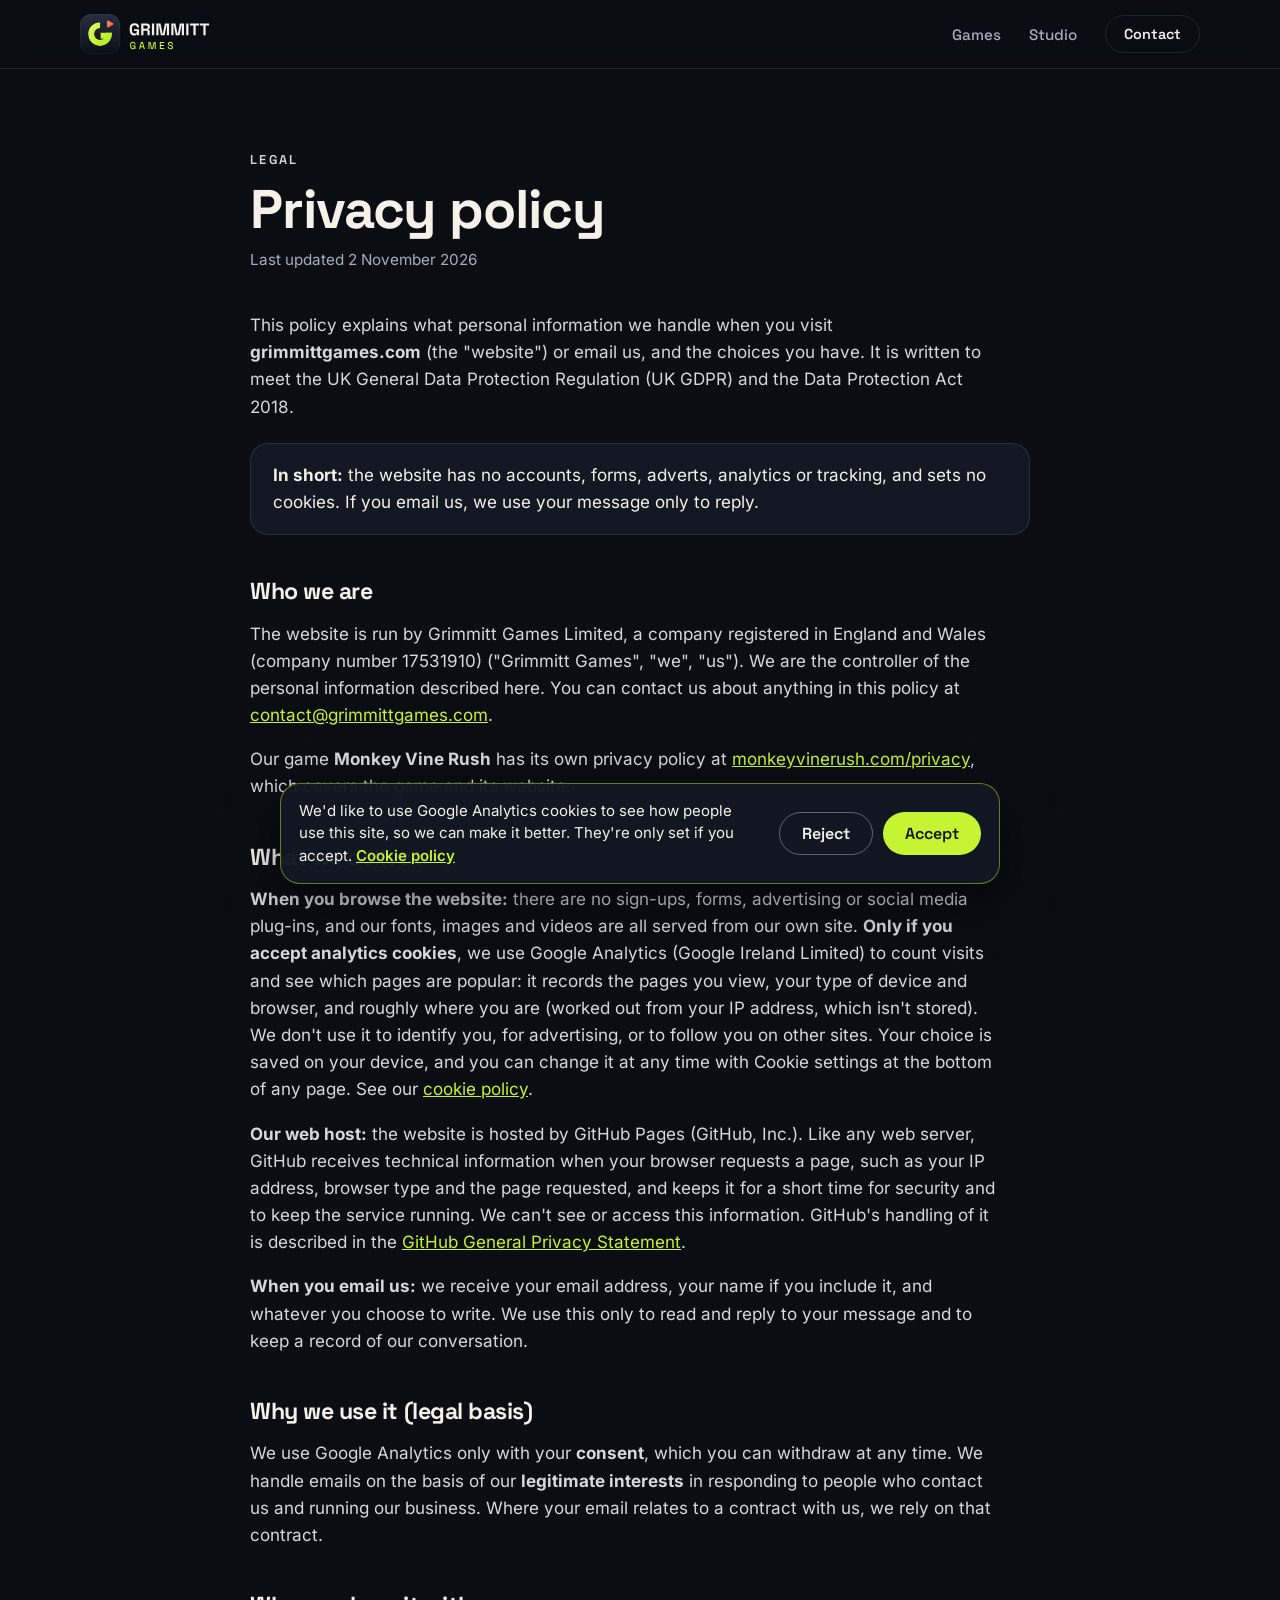
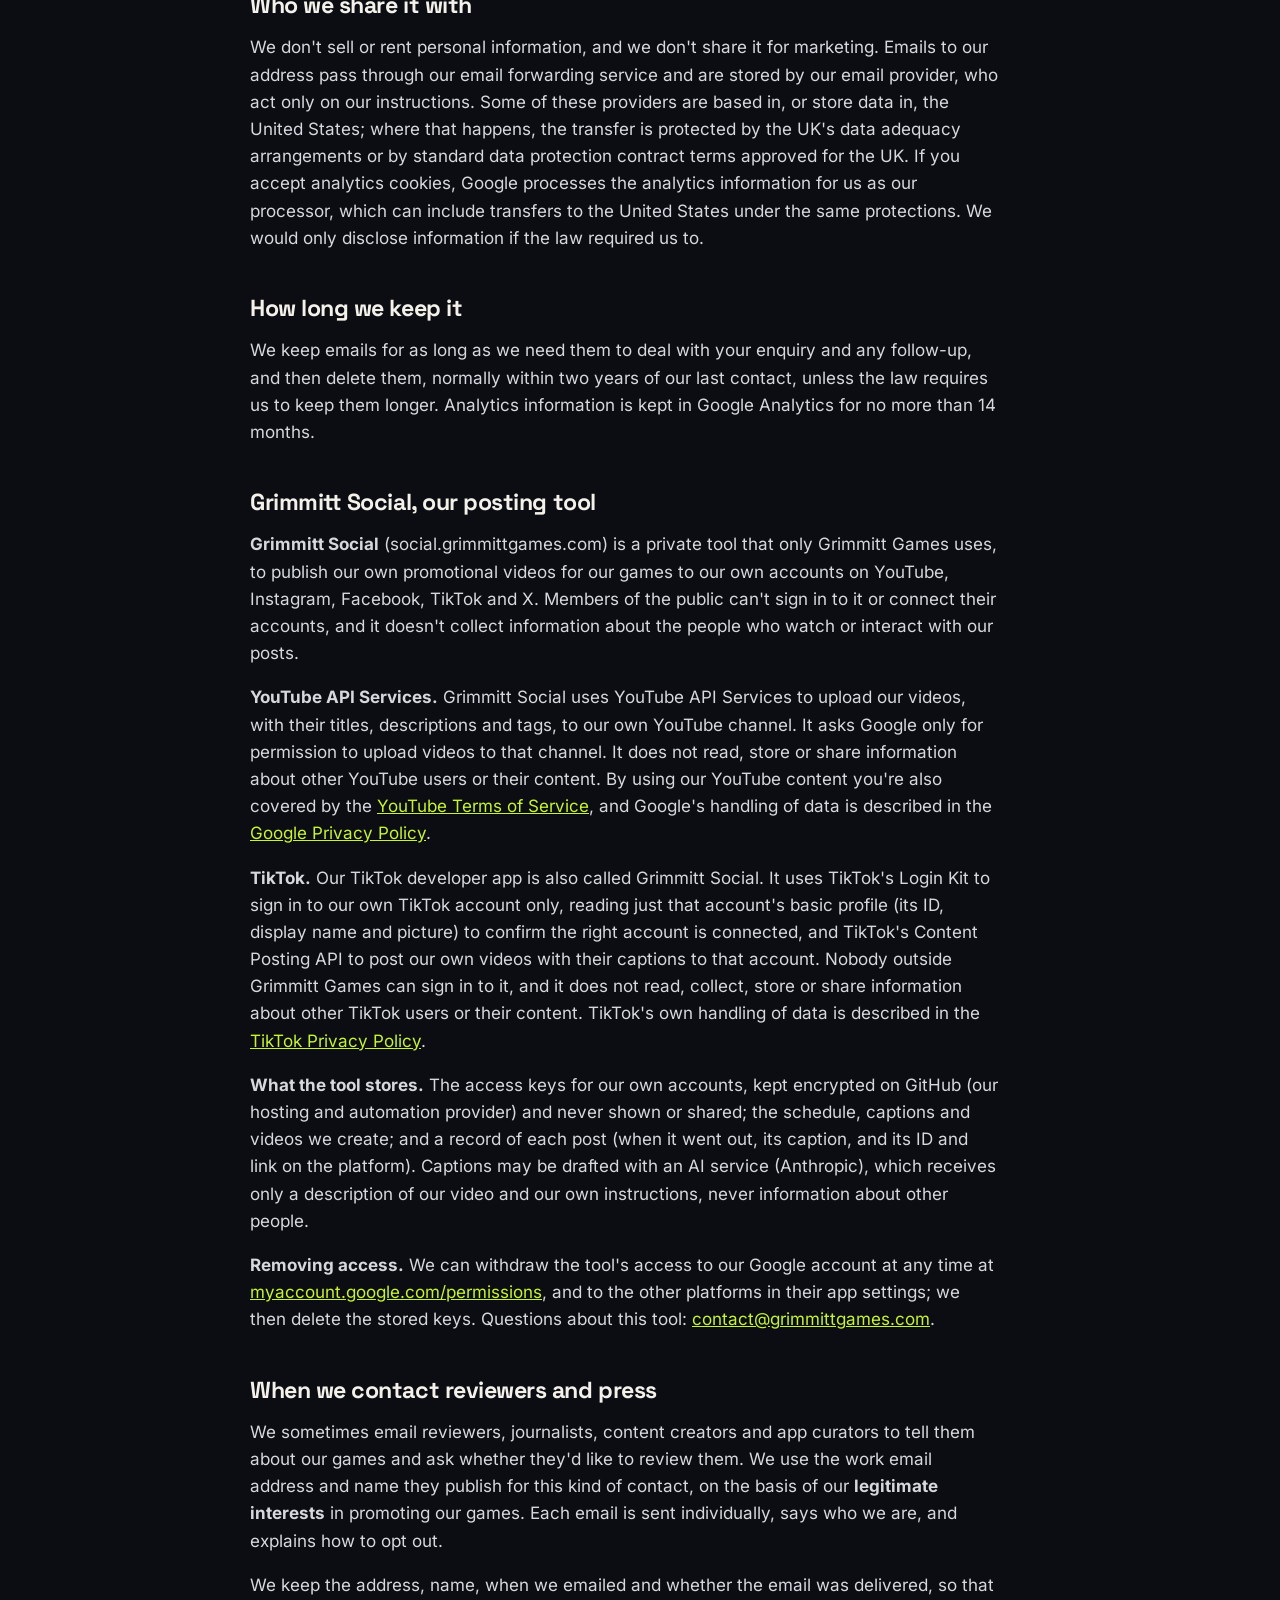
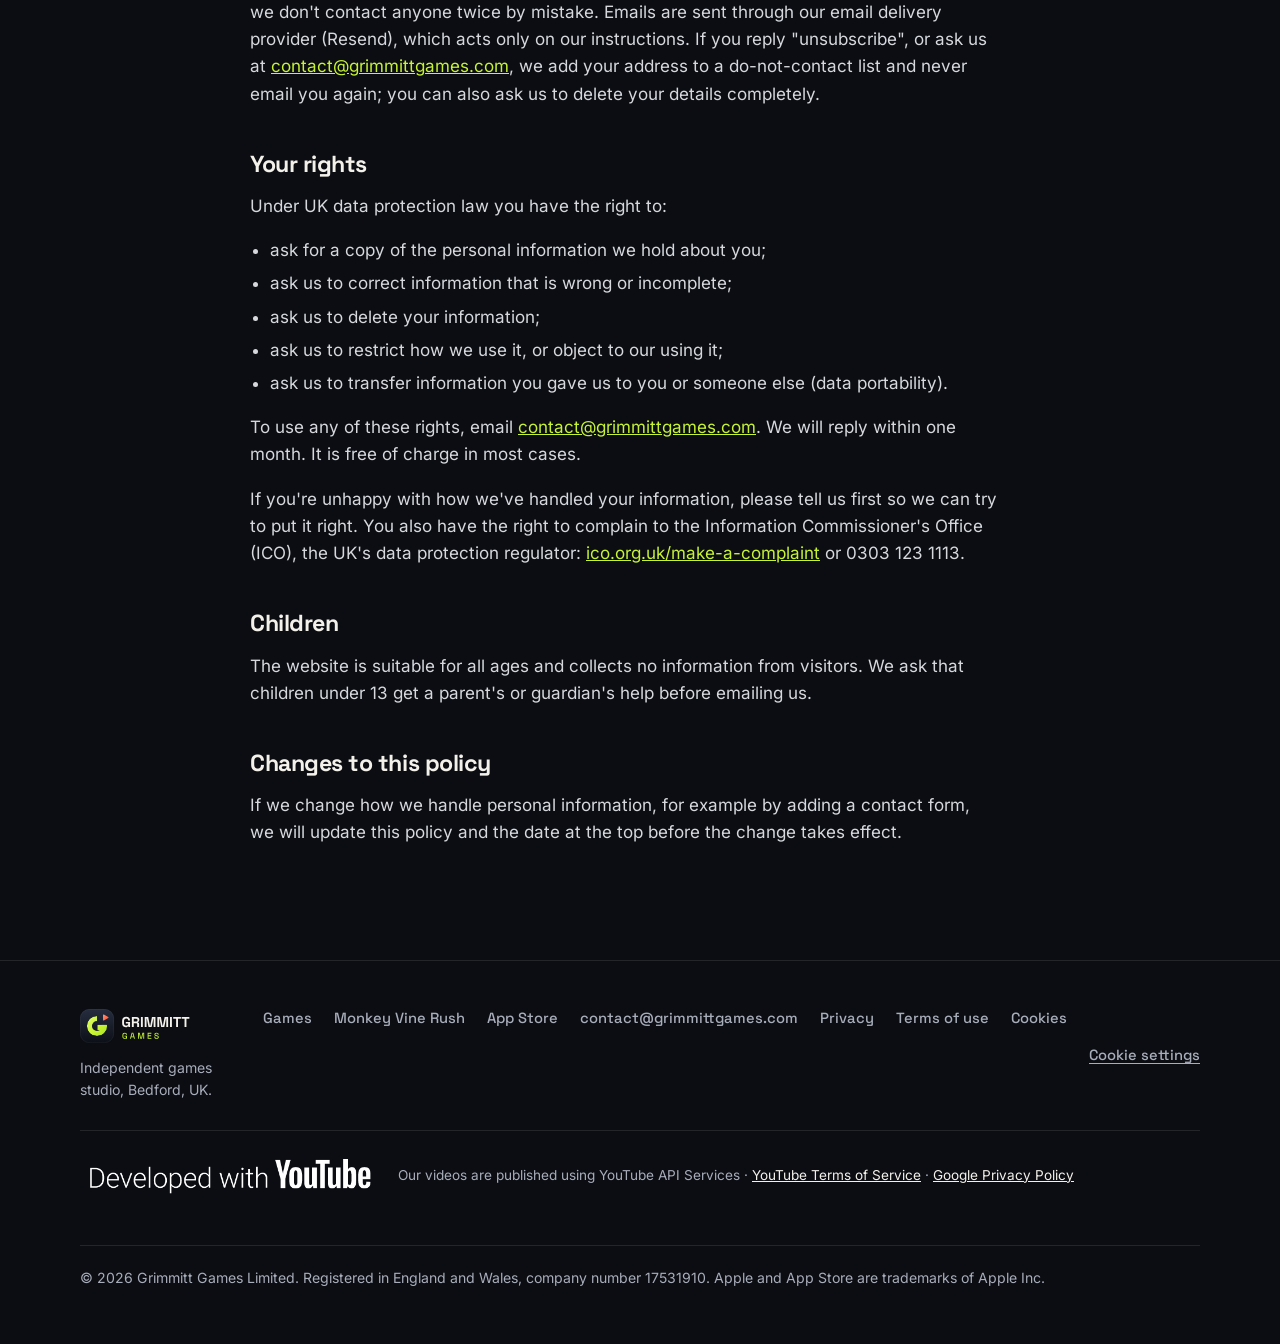
<file: privacy/index.html>
<!doctype html>
<html lang="en-GB">
<head>
<meta charset="utf-8">
<meta name="viewport" content="width=device-width, initial-scale=1, viewport-fit=cover">
<title>Privacy policy · Grimmitt Games</title>
<meta name="description" content="How Grimmitt Games handles personal information on grimmittgames.com.">
<meta name="theme-color" content="#0b0d13">
<link rel="canonical" href="https://www.grimmittgames.com/privacy/">
<link rel="icon" href="/img/mark.svg" type="image/svg+xml">
<link rel="icon" href="/img/mark-192.png" type="image/png" sizes="192x192">
<link rel="apple-touch-icon" href="/img/mark-180.png">
<link rel="preload" href="/fonts/SpaceGrotesk.woff2" as="font" type="font/woff2" crossorigin>
<link rel="stylesheet" href="/assets/site.css">
<script src="/assets/consent.js"></script>
</head>
<body>

<header>
  <div class="wrap">
    <a class="logo" href="/" aria-label="Grimmitt Games home"><img src="/img/logo.svg" alt="Grimmitt Games" width="131" height="40"></a>
    <nav aria-label="Main">
      <a href="/#games">Games</a>
      <a href="/#studio">Studio</a>
      <a class="btn ghost" href="/#contact">Contact</a>
    </nav>
  </div>
</header>

<main class="doc">
  <div class="wrap">
    <p class="kicker">Legal</p>
    <h1>Privacy policy</h1>
    <p class="updated">Last updated 2 November 2026</p>
<p>This policy explains what personal information we handle when you visit <strong>grimmittgames.com</strong> (the "website") or email us, and the choices you have. It is written to meet the UK General Data Protection Regulation (UK GDPR) and the Data Protection Act 2018.</p>
<div class="box"><strong>In short:</strong> the website has no accounts, forms, adverts, analytics or tracking, and sets no cookies. If you email us, we use your message only to reply.</div>

<h2>Who we are</h2>
<p>The website is run by Grimmitt Games Limited, a company registered in England and Wales (company number 17531910) ("Grimmitt Games", "we", "us"). We are the controller of the personal information described here. You can contact us about anything in this policy at <a href="mailto:contact@grimmittgames.com">contact@grimmittgames.com</a>.</p>
<p>Our game <strong>Monkey Vine Rush</strong> has its own privacy policy at <a href="https://monkeyvinerush.com/privacy/">monkeyvinerush.com/privacy</a>, which covers the game and its website.</p>

<h2>What we collect</h2>
<p><strong>When you browse the website:</strong> there are no sign-ups, forms, advertising or social media plug-ins, and our fonts, images and videos are all served from our own site. <strong>Only if you accept analytics cookies</strong>, we use Google Analytics (Google Ireland Limited) to count visits and see which pages are popular: it records the pages you view, your type of device and browser, and roughly where you are (worked out from your IP address, which isn't stored). We don't use it to identify you, for advertising, or to follow you on other sites. Your choice is saved on your device, and you can change it at any time with Cookie settings at the bottom of any page. See our <a href="/cookies/">cookie policy</a>.</p>
<p><strong>Our web host:</strong> the website is hosted by GitHub Pages (GitHub, Inc.). Like any web server, GitHub receives technical information when your browser requests a page, such as your IP address, browser type and the page requested, and keeps it for a short time for security and to keep the service running. We can't see or access this information. GitHub's handling of it is described in the <a href="https://docs.github.com/en/site-policy/privacy-policies/github-general-privacy-statement">GitHub General Privacy Statement</a>.</p>
<p><strong>When you email us:</strong> we receive your email address, your name if you include it, and whatever you choose to write. We use this only to read and reply to your message and to keep a record of our conversation.</p>

<h2>Why we use it (legal basis)</h2>
<p>We use Google Analytics only with your <strong>consent</strong>, which you can withdraw at any time. We handle emails on the basis of our <strong>legitimate interests</strong> in responding to people who contact us and running our business. Where your email relates to a contract with us, we rely on that contract.</p>

<h2>Who we share it with</h2>
<p>We don't sell or rent personal information, and we don't share it for marketing. Emails to our address pass through our email forwarding service and are stored by our email provider, who act only on our instructions. Some of these providers are based in, or store data in, the United States; where that happens, the transfer is protected by the UK's data adequacy arrangements or by standard data protection contract terms approved for the UK. If you accept analytics cookies, Google processes the analytics information for us as our processor, which can include transfers to the United States under the same protections. We would only disclose information if the law required us to.</p>

<h2>How long we keep it</h2>
<p>We keep emails for as long as we need them to deal with your enquiry and any follow-up, and then delete them, normally within two years of our last contact, unless the law requires us to keep them longer. Analytics information is kept in Google Analytics for no more than 14 months.</p>

<h2>Grimmitt Social, our posting tool</h2>
<p><strong>Grimmitt Social</strong> (social.grimmittgames.com) is a private tool that only Grimmitt Games uses, to publish our own promotional videos for our games to our own accounts on YouTube, Instagram, Facebook, TikTok and X. Members of the public can't sign in to it or connect their accounts, and it doesn't collect information about the people who watch or interact with our posts.</p>
<p><strong>YouTube API Services.</strong> Grimmitt Social uses YouTube API Services to upload our videos, with their titles, descriptions and tags, to our own YouTube channel. It asks Google only for permission to upload videos to that channel. It does not read, store or share information about other YouTube users or their content. By using our YouTube content you're also covered by the <a href="https://www.youtube.com/t/terms">YouTube Terms of Service</a>, and Google's handling of data is described in the <a href="https://policies.google.com/privacy">Google Privacy Policy</a>.</p>
<p><strong>TikTok.</strong> Our TikTok developer app is also called Grimmitt Social. It uses TikTok's Login Kit to sign in to our own TikTok account only, reading just that account's basic profile (its ID, display name and picture) to confirm the right account is connected, and TikTok's Content Posting API to post our own videos with their captions to that account. Nobody outside Grimmitt Games can sign in to it, and it does not read, collect, store or share information about other TikTok users or their content. TikTok's own handling of data is described in the <a href="https://www.tiktok.com/legal/page/global/privacy-policy/en">TikTok Privacy Policy</a>.</p>
<p><strong>What the tool stores.</strong> The access keys for our own accounts, kept encrypted on GitHub (our hosting and automation provider) and never shown or shared; the schedule, captions and videos we create; and a record of each post (when it went out, its caption, and its ID and link on the platform). Captions may be drafted with an AI service (Anthropic), which receives only a description of our video and our own instructions, never information about other people.</p>
<p><strong>Removing access.</strong> We can withdraw the tool's access to our Google account at any time at <a href="https://myaccount.google.com/permissions">myaccount.google.com/permissions</a>, and to the other platforms in their app settings; we then delete the stored keys. Questions about this tool: <a href="mailto:contact@grimmittgames.com">contact@grimmittgames.com</a>.</p>

<h2>When we contact reviewers and press</h2>
<p>We sometimes email reviewers, journalists, content creators and app curators to tell them about our games and ask whether they'd like to review them. We use the work email address and name they publish for this kind of contact, on the basis of our <strong>legitimate interests</strong> in promoting our games. Each email is sent individually, says who we are, and explains how to opt out.</p>
<p>We keep the address, name, when we emailed and whether the email was delivered, so that we don't contact anyone twice by mistake. Emails are sent through our email delivery provider (Resend), which acts only on our instructions. If you reply "unsubscribe", or ask us at <a href="mailto:contact@grimmittgames.com">contact@grimmittgames.com</a>, we add your address to a do-not-contact list and never email you again; you can also ask us to delete your details completely.</p>

<h2>Your rights</h2>
<p>Under UK data protection law you have the right to:</p>
<ul>
<li>ask for a copy of the personal information we hold about you;</li>
<li>ask us to correct information that is wrong or incomplete;</li>
<li>ask us to delete your information;</li>
<li>ask us to restrict how we use it, or object to our using it;</li>
<li>ask us to transfer information you gave us to you or someone else (data portability).</li>
</ul>
<p>To use any of these rights, email <a href="mailto:contact@grimmittgames.com">contact@grimmittgames.com</a>. We will reply within one month. It is free of charge in most cases.</p>
<p>If you're unhappy with how we've handled your information, please tell us first so we can try to put it right. You also have the right to complain to the Information Commissioner's Office (ICO), the UK's data protection regulator: <a href="https://ico.org.uk/make-a-complaint/">ico.org.uk/make-a-complaint</a> or 0303 123 1113.</p>

<h2>Children</h2>
<p>The website is suitable for all ages and collects no information from visitors. We ask that children under 13 get a parent's or guardian's help before emailing us.</p>

<h2>Changes to this policy</h2>
<p>If we change how we handle personal information, for example by adding a contact form, we will update this policy and the date at the top before the change takes effect.</p>
  </div>
</main>

<footer>
  <div class="wrap">
    <div><img src="/img/logo.svg" alt="Grimmitt Games" width="112" height="34"><div>Independent games studio, Bedford, UK.</div></div>
    <div class="links">
      <a href="/#games">Games</a>
      <a href="https://monkeyvinerush.com/">Monkey Vine Rush</a>
      <a href="https://apps.apple.com/app/id6825472830">App Store</a>
      <a href="mailto:contact@grimmittgames.com">contact@grimmittgames.com</a>
      <a href="/privacy/" aria-current="page">Privacy</a>
      <a href="/terms/">Terms of use</a>
      <a href="/cookies/">Cookies</a>
      <button type="button" class="cklink" id="ckOpen">Cookie settings</button>
    </div>
    <div class="yt"><a class="ytbadge" href="https://www.youtube.com/" aria-label="YouTube"><img src="/img/youtube/developed-with-youtube-light.png" alt="Developed with YouTube" width="200" height="40"></a><span>Our videos are published using YouTube API Services · <a href="https://www.youtube.com/t/terms">YouTube Terms of Service</a> · <a href="https://policies.google.com/privacy">Google Privacy Policy</a></span></div>
    <p class="legal">© 2026 Grimmitt Games Limited. Registered in England and Wales, company number 17531910. Apple and App Store are trademarks of Apple Inc.</p>
  </div>
</footer>
</body>
</html>
</file>
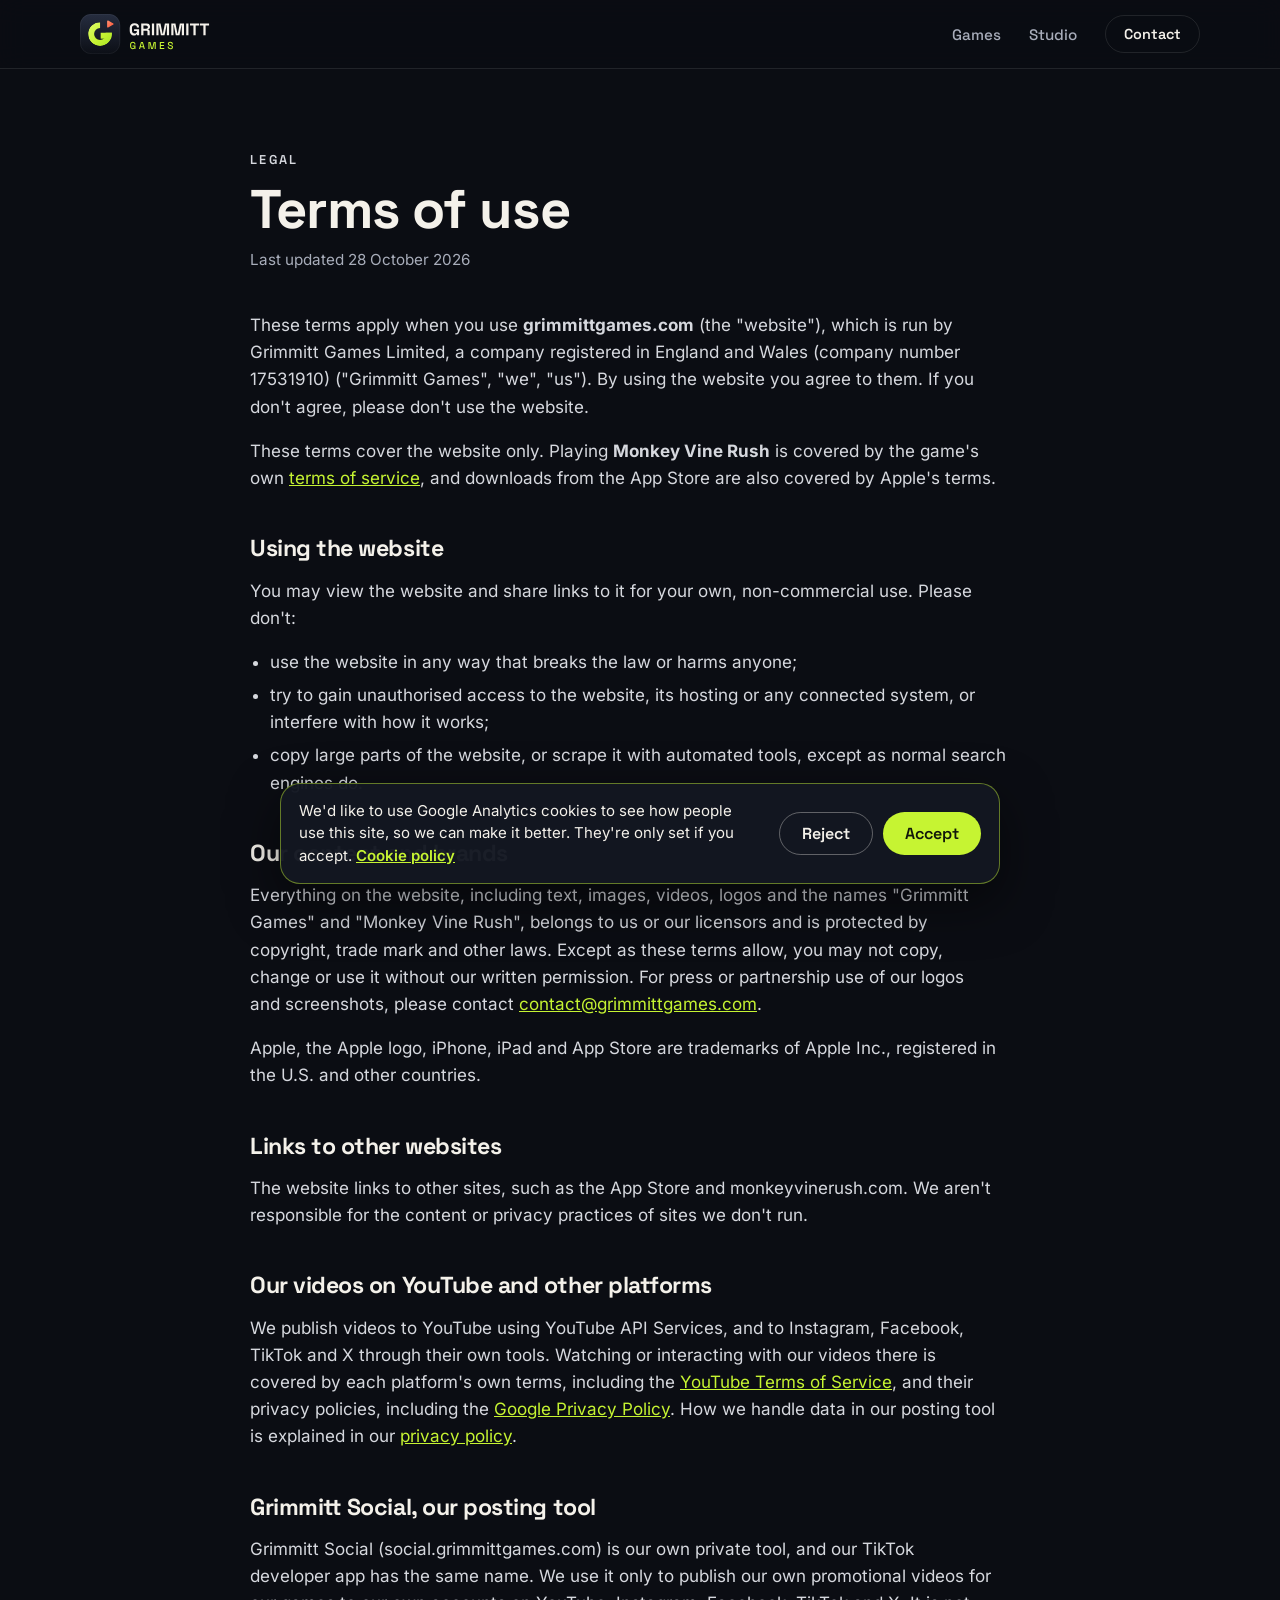
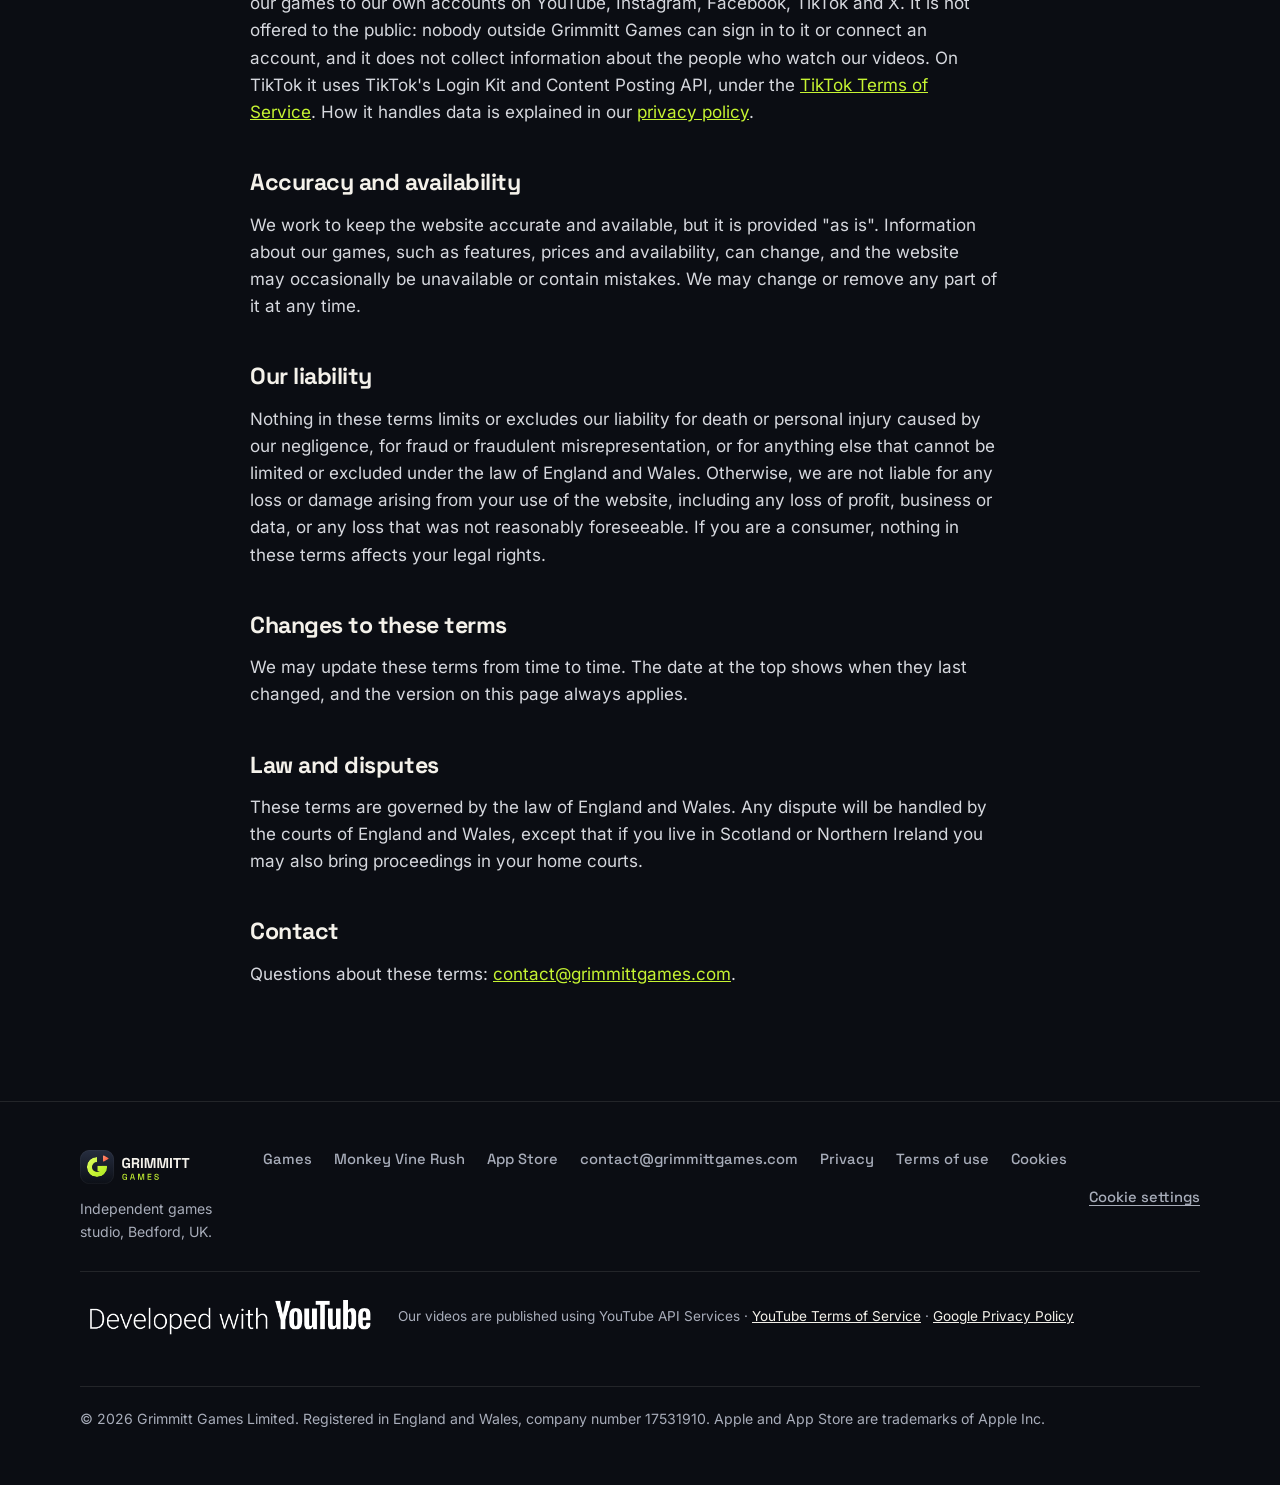
<file: terms/index.html>
<!doctype html>
<html lang="en-GB">
<head>
<meta charset="utf-8">
<meta name="viewport" content="width=device-width, initial-scale=1, viewport-fit=cover">
<title>Terms of use · Grimmitt Games</title>
<meta name="description" content="The terms that apply when you use grimmittgames.com.">
<meta name="theme-color" content="#0b0d13">
<link rel="canonical" href="https://www.grimmittgames.com/terms/">
<link rel="icon" href="/img/mark.svg" type="image/svg+xml">
<link rel="icon" href="/img/mark-192.png" type="image/png" sizes="192x192">
<link rel="apple-touch-icon" href="/img/mark-180.png">
<link rel="preload" href="/fonts/SpaceGrotesk.woff2" as="font" type="font/woff2" crossorigin>
<link rel="stylesheet" href="/assets/site.css">
<script src="/assets/consent.js"></script>
</head>
<body>

<header>
  <div class="wrap">
    <a class="logo" href="/" aria-label="Grimmitt Games home"><img src="/img/logo.svg" alt="Grimmitt Games" width="131" height="40"></a>
    <nav aria-label="Main">
      <a href="/#games">Games</a>
      <a href="/#studio">Studio</a>
      <a class="btn ghost" href="/#contact">Contact</a>
    </nav>
  </div>
</header>

<main class="doc">
  <div class="wrap">
    <p class="kicker">Legal</p>
    <h1>Terms of use</h1>
    <p class="updated">Last updated 28 October 2026</p>
<p>These terms apply when you use <strong>grimmittgames.com</strong> (the "website"), which is run by Grimmitt Games Limited, a company registered in England and Wales (company number 17531910) ("Grimmitt Games", "we", "us"). By using the website you agree to them. If you don't agree, please don't use the website.</p>
<p>These terms cover the website only. Playing <strong>Monkey Vine Rush</strong> is covered by the game's own <a href="https://monkeyvinerush.com/terms/">terms of service</a>, and downloads from the App Store are also covered by Apple's terms.</p>

<h2>Using the website</h2>
<p>You may view the website and share links to it for your own, non-commercial use. Please don't:</p>
<ul>
<li>use the website in any way that breaks the law or harms anyone;</li>
<li>try to gain unauthorised access to the website, its hosting or any connected system, or interfere with how it works;</li>
<li>copy large parts of the website, or scrape it with automated tools, except as normal search engines do.</li>
</ul>

<h2>Our content and brands</h2>
<p>Everything on the website, including text, images, videos, logos and the names "Grimmitt Games" and "Monkey Vine Rush", belongs to us or our licensors and is protected by copyright, trade mark and other laws. Except as these terms allow, you may not copy, change or use it without our written permission. For press or partnership use of our logos and screenshots, please contact <a href="mailto:contact@grimmittgames.com">contact@grimmittgames.com</a>.</p>
<p>Apple, the Apple logo, iPhone, iPad and App Store are trademarks of Apple Inc., registered in the U.S. and other countries.</p>

<h2>Links to other websites</h2>
<p>The website links to other sites, such as the App Store and monkeyvinerush.com. We aren't responsible for the content or privacy practices of sites we don't run.</p>

<h2>Our videos on YouTube and other platforms</h2>
<p>We publish videos to YouTube using YouTube API Services, and to Instagram, Facebook, TikTok and X through their own tools. Watching or interacting with our videos there is covered by each platform's own terms, including the <a href="https://www.youtube.com/t/terms">YouTube Terms of Service</a>, and their privacy policies, including the <a href="https://policies.google.com/privacy">Google Privacy Policy</a>. How we handle data in our posting tool is explained in our <a href="/privacy/">privacy policy</a>.</p>

<h2>Grimmitt Social, our posting tool</h2>
<p>Grimmitt Social (social.grimmittgames.com) is our own private tool, and our TikTok developer app has the same name. We use it only to publish our own promotional videos for our games to our own accounts on YouTube, Instagram, Facebook, TikTok and X. It is not offered to the public: nobody outside Grimmitt Games can sign in to it or connect an account, and it does not collect information about the people who watch our videos. On TikTok it uses TikTok's Login Kit and Content Posting API, under the <a href="https://www.tiktok.com/legal/page/us/terms-of-service/en">TikTok Terms of Service</a>. How it handles data is explained in our <a href="/privacy/">privacy policy</a>.</p>

<h2>Accuracy and availability</h2>
<p>We work to keep the website accurate and available, but it is provided "as is". Information about our games, such as features, prices and availability, can change, and the website may occasionally be unavailable or contain mistakes. We may change or remove any part of it at any time.</p>

<h2>Our liability</h2>
<p>Nothing in these terms limits or excludes our liability for death or personal injury caused by our negligence, for fraud or fraudulent misrepresentation, or for anything else that cannot be limited or excluded under the law of England and Wales. Otherwise, we are not liable for any loss or damage arising from your use of the website, including any loss of profit, business or data, or any loss that was not reasonably foreseeable. If you are a consumer, nothing in these terms affects your legal rights.</p>

<h2>Changes to these terms</h2>
<p>We may update these terms from time to time. The date at the top shows when they last changed, and the version on this page always applies.</p>

<h2>Law and disputes</h2>
<p>These terms are governed by the law of England and Wales. Any dispute will be handled by the courts of England and Wales, except that if you live in Scotland or Northern Ireland you may also bring proceedings in your home courts.</p>

<h2>Contact</h2>
<p>Questions about these terms: <a href="mailto:contact@grimmittgames.com">contact@grimmittgames.com</a>.</p>
  </div>
</main>

<footer>
  <div class="wrap">
    <div><img src="/img/logo.svg" alt="Grimmitt Games" width="112" height="34"><div>Independent games studio, Bedford, UK.</div></div>
    <div class="links">
      <a href="/#games">Games</a>
      <a href="https://monkeyvinerush.com/">Monkey Vine Rush</a>
      <a href="https://apps.apple.com/app/id6825472830">App Store</a>
      <a href="mailto:contact@grimmittgames.com">contact@grimmittgames.com</a>
      <a href="/privacy/">Privacy</a>
      <a href="/terms/" aria-current="page">Terms of use</a>
      <a href="/cookies/">Cookies</a>
      <button type="button" class="cklink" id="ckOpen">Cookie settings</button>
    </div>
    <div class="yt"><a class="ytbadge" href="https://www.youtube.com/" aria-label="YouTube"><img src="/img/youtube/developed-with-youtube-light.png" alt="Developed with YouTube" width="200" height="40"></a><span>Our videos are published using YouTube API Services · <a href="https://www.youtube.com/t/terms">YouTube Terms of Service</a> · <a href="https://policies.google.com/privacy">Google Privacy Policy</a></span></div>
    <p class="legal">© 2026 Grimmitt Games Limited. Registered in England and Wales, company number 17531910. Apple and App Store are trademarks of Apple Inc.</p>
  </div>
</footer>
</body>
</html>
</file>
<file: assets/site.css>
@font-face{font-family:'Space Grotesk';font-style:normal;font-weight:300 700;font-display:swap;src:url(/fonts/SpaceGrotesk.woff2) format('woff2')}
@font-face{font-family:'Inter';font-style:normal;font-weight:100 900;font-display:swap;src:url(/fonts/Inter.woff2) format('woff2')}
:root{--ink:#0b0d13;--ink2:#131722;--ink3:#1c2230;--line:rgba(244,241,234,.1);--cream:#f4f1ea;--muted:#a8adba;--lime:#c6f432;--lime2:#9fe21b;--coral:#ff6a4d;--display:'Space Grotesk','Segoe UI',system-ui,sans-serif;--body:'Inter','Segoe UI',system-ui,sans-serif;color-scheme:dark}
*{box-sizing:border-box}
html{scroll-behavior:smooth}
body{margin:0;overflow-x:clip;background:var(--ink);color:var(--cream);font:17px/1.6 var(--body);-webkit-font-smoothing:antialiased}
a{color:inherit}
img,video{max-width:100%;display:block}
.wrap{max-width:1160px;margin:0 auto;padding-left:max(20px,env(safe-area-inset-left,0px));padding-right:max(20px,env(safe-area-inset-right,0px))}
h1,h2,h3{font-family:var(--display);font-weight:700;letter-spacing:-.02em;line-height:1.05;margin:0;text-wrap:balance}
.kicker{font:600 .8rem/1 var(--display);letter-spacing:.18em;text-transform:uppercase;color:var(--lime)}
.btn{display:inline-flex;align-items:center;gap:10px;font:600 1rem var(--display);text-decoration:none;border-radius:999px;padding:14px 24px;transition:transform .15s,background .15s,box-shadow .15s}
.btn.primary{background:var(--lime);color:#11160a;box-shadow:0 10px 30px -10px rgba(198,244,50,.6)}
.btn.primary:hover{transform:translateY(-2px);box-shadow:0 16px 36px -12px rgba(198,244,50,.7)}
.btn.ghost{border:1px solid var(--line);color:var(--cream)}
.btn.ghost:hover{background:var(--ink3)}
:focus-visible{outline:3px solid var(--lime);outline-offset:3px;border-radius:6px}

/* header */
header{position:sticky;top:0;z-index:20;background:rgba(11,13,19,.72);-webkit-backdrop-filter:blur(14px) saturate(140%);backdrop-filter:blur(14px) saturate(140%);border-bottom:1px solid var(--line);padding-top:env(safe-area-inset-top,0px)}
header .wrap{display:flex;align-items:center;justify-content:space-between;height:68px}
header .logo img{height:40px;width:auto}
nav{display:flex;gap:28px;align-items:center;font:500 .95rem var(--display)}
nav a{text-decoration:none;color:var(--muted)} nav a:hover{color:var(--cream)}
nav .btn{padding:9px 18px;font-size:.9rem}
@media (max-width:720px){ nav a:not(.btn){display:none} }

/* hero */
.hero{position:relative;overflow:hidden;padding:96px 0 110px}
.hero::before{content:'';position:absolute;inset:-20% -10% auto;height:900px;background:radial-gradient(600px 380px at 78% 30%,rgba(198,244,50,.16),transparent 70%),radial-gradient(520px 340px at 15% 10%,rgba(255,106,77,.13),transparent 70%);pointer-events:none}
.hero::after{content:'';position:absolute;inset:0;background-image:linear-gradient(var(--line) 1px,transparent 1px),linear-gradient(90deg,var(--line) 1px,transparent 1px);background-size:56px 56px;mask-image:radial-gradient(ellipse at 60% 30%,#000 10%,transparent 65%);-webkit-mask-image:radial-gradient(ellipse at 60% 30%,#000 10%,transparent 65%);opacity:.5;pointer-events:none}
.hero .wrap{position:relative;z-index:1;display:grid;grid-template-columns:1.15fr .85fr;gap:56px;align-items:center}
.hero h1{font-size:clamp(2.6rem,6.2vw,5rem);margin:18px 0 22px}
.hero h1 em{font-style:normal;color:var(--lime)}
.hero p.lead{font-size:1.2rem;color:var(--muted);max-width:34ch;margin:0 0 34px}
.cta{display:flex;flex-wrap:wrap;gap:12px}
.phone{justify-self:center;width:min(300px,78vw);aspect-ratio:9/19.5;border-radius:46px;background:#05060a;padding:12px;box-shadow:0 0 0 1px rgba(255,255,255,.08),0 40px 80px -30px rgba(0,0,0,.8),0 0 120px -40px rgba(198,244,50,.45);transform:rotate(3deg);position:relative}
.phone video{width:100%;height:100%;object-fit:cover;border-radius:36px}
.phone::before{content:'';position:absolute;top:22px;left:50%;width:92px;height:26px;margin-left:-46px;border-radius:20px;background:#05060a;z-index:2}
.float{position:absolute;width:74px;height:74px;border-radius:18px;right:-26px;bottom:60px;transform:rotate(-12deg);filter:drop-shadow(0 18px 30px rgba(0,0,0,.5));animation:bob 6s ease-in-out infinite}
@keyframes bob{50%{transform:rotate(-6deg) translateY(-12px)}}
@media (max-width:860px){ .float{right:-10px;width:60px;height:60px} .hero .wrap>*{min-width:0} .hero{padding:64px 0 80px} .hero .wrap{grid-template-columns:1fr} .phone{transform:none;margin-top:12px} }

/* sections */
section{padding:100px 0;border-top:1px solid var(--line)}
.head{display:flex;flex-wrap:wrap;justify-content:space-between;align-items:end;gap:20px;margin-bottom:44px}
.head h2{font-size:clamp(2rem,4.4vw,3.2rem);margin-top:12px;max-width:18ch}
.head p{color:var(--muted);max-width:44ch;margin:0}

/* game showcase */
.game{display:grid;grid-template-columns:.9fr 1.1fr;gap:28px}
.gcard{align-self:start;background:linear-gradient(160deg,#16301f,#0d1a12 60%);border:1px solid rgba(255,210,63,.18);border-radius:28px;padding:32px;position:relative;overflow:hidden}
.gcard::after{content:'';position:absolute;right:-60px;top:-60px;width:260px;height:260px;border-radius:50%;background:radial-gradient(circle,rgba(255,210,63,.22),transparent 70%)}
.gtitle{display:flex;align-items:center;gap:16px;margin-bottom:18px}
.gtitle img{width:72px;height:72px;border-radius:18px;box-shadow:0 10px 24px rgba(0,0,0,.4)}
.gtitle h3{font-size:1.9rem}
.gtitle small{display:block;font:600 .78rem var(--display);letter-spacing:.12em;text-transform:uppercase;color:#ffd23f;margin-top:6px}
.gcard p{color:#cfd8cf;margin:0 0 22px}
.stats{display:grid;grid-template-columns:repeat(4,1fr);gap:10px;margin:0 0 26px}
.stats div{background:rgba(0,0,0,.25);border-radius:16px;padding:12px 10px;text-align:center}
.stats b{display:block;font:700 1.5rem var(--display);color:#ffd23f}
.stats span{font-size:.75rem;color:#b9c6ba}
.gcard .row{display:flex;flex-wrap:wrap;gap:12px;align-items:center;position:relative;z-index:1}
.gcard .row img{height:48px;width:auto}
.gcard .btn.ghost{border-color:rgba(255,210,63,.35)}
.shots{display:grid;grid-template-columns:repeat(3,1fr);gap:14px}
.shots img{width:100%;aspect-ratio:600/1304;object-fit:cover;border-radius:22px;border:1px solid var(--line);background:var(--ink2);transition:transform .25s}
.shots img:hover{transform:translateY(-6px)}
.shots .wide{grid-column:1 / -1;aspect-ratio:1304/600}
@media (max-width:900px){ .game{grid-template-columns:1fr} }
@media (max-width:520px){ .stats{grid-template-columns:repeat(2,1fr)} }

/* studio */
.pillars{display:grid;grid-template-columns:repeat(3,1fr);gap:18px}
.pillar{background:var(--ink2);border:1px solid var(--line);border-radius:24px;padding:28px}
.pillar i{display:grid;place-items:center;width:46px;height:46px;border-radius:14px;background:rgba(198,244,50,.12);color:var(--lime);font-style:normal;margin-bottom:18px}
.pillar i svg{width:24px;height:24px}
.pillar h3{font-size:1.25rem;margin-bottom:8px}
.pillar p{color:var(--muted);margin:0;font-size:.97rem}
@media (max-width:860px){ .pillars{grid-template-columns:1fr} }

/* contact */
.contact{background:radial-gradient(500px 260px at 85% 0%,rgba(198,244,50,.12),transparent 70%),var(--ink2);border:1px solid var(--line);border-radius:32px;padding:56px 40px;text-align:center}
.contact h2{font-size:clamp(2rem,4.6vw,3.4rem);margin:12px 0 14px}
.contact p{color:var(--muted);margin:0 auto 30px;max-width:46ch}
.mail{display:inline-flex;flex-wrap:wrap;gap:12px;justify-content:center;align-items:center}
.mail code{font:600 clamp(1rem,3.4vw,1.4rem) var(--display);background:var(--ink);border:1px solid var(--line);border-radius:14px;padding:12px 18px;user-select:all}
.copied{display:block;min-height:1.4em;margin-top:12px;color:var(--lime);font-size:.9rem}

/* footer */
footer{border-top:1px solid var(--line);padding:48px 0 calc(40px + env(safe-area-inset-bottom,0px));color:var(--muted);font-size:.88rem}
footer .wrap{display:grid;grid-template-columns:1fr auto;gap:28px}
footer img{height:34px;width:auto;margin-bottom:14px}
footer .links{display:flex;flex-wrap:wrap;gap:22px;justify-content:flex-end;font:500 .92rem var(--display)}
footer .links a{text-decoration:none} footer .links a:hover{color:var(--cream)}
footer .legal{grid-column:1 / -1;border-top:1px solid var(--line);padding-top:20px;line-height:1.7}
@media (max-width:640px){ footer .wrap{grid-template-columns:1fr} footer .links{justify-content:flex-start} }
@media (prefers-reduced-motion:reduce){ html{scroll-behavior:auto} .float{animation:none} .btn,.shots img{transition:none} }

/* legal pages */
.doc{padding:72px 0 96px}
.doc .wrap{max-width:820px}
.doc h1{font-size:clamp(2.2rem,5vw,3.4rem);margin:14px 0 10px}
.doc .updated{color:var(--muted);margin:0 0 40px;font-size:.95rem}
.doc h2{font-size:1.45rem;margin:44px 0 12px}
.doc p,.doc li{color:#d6d8de;max-width:68ch}
.doc ul{padding-left:1.2em}
.doc li{margin:6px 0}
.doc a{color:var(--lime)}
.doc .box{background:var(--ink2);border:1px solid var(--line);border-radius:18px;padding:18px 22px;margin:22px 0}
.doc table{border-collapse:collapse;width:100%;font-size:.95rem}
.doc th,.doc td{text-align:left;padding:10px 12px;border-bottom:1px solid var(--line);vertical-align:top}
.doc th{font:600 .8rem var(--display);letter-spacing:.08em;text-transform:uppercase;color:var(--muted)}
.tablewrap{overflow-x:auto}

/* YouTube attribution (official "Developed with YouTube" badge, cropped to its lettering, unaltered) */
footer .yt{grid-column:1 / -1;display:flex;flex-wrap:wrap;align-items:center;gap:10px 18px;border-top:1px solid var(--line);padding-top:18px}
/* the badge file has wide empty margins: show its lettering (x 104-599, y 94-154 of 700 x 250) about 280px wide */
footer .ytbadge{display:block;width:300px;height:54px;overflow:hidden;flex:none;max-width:100%}
footer .ytbadge img{width:396px;height:auto;max-width:none;margin:-43px 0 0 -49px}
footer .yt span{font-size:.85rem}
footer .yt a{color:var(--cream)}
</file>
